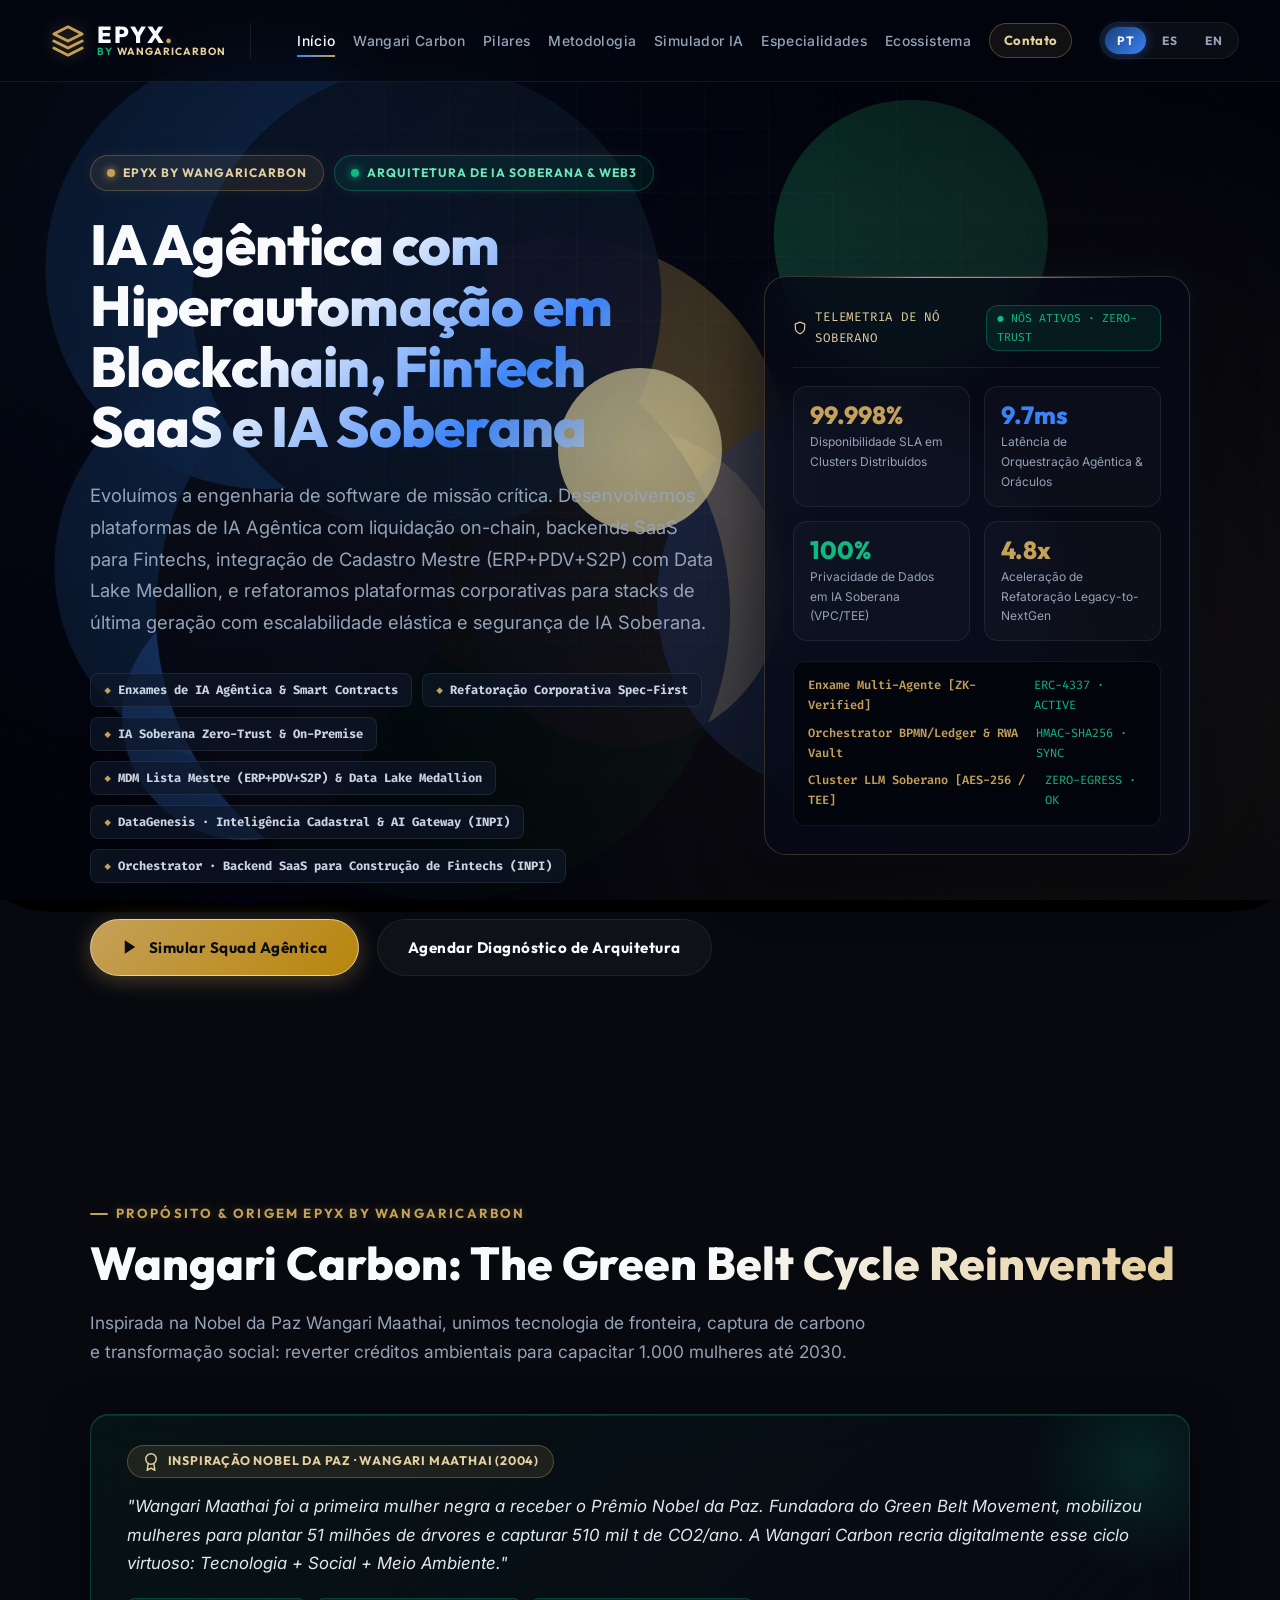
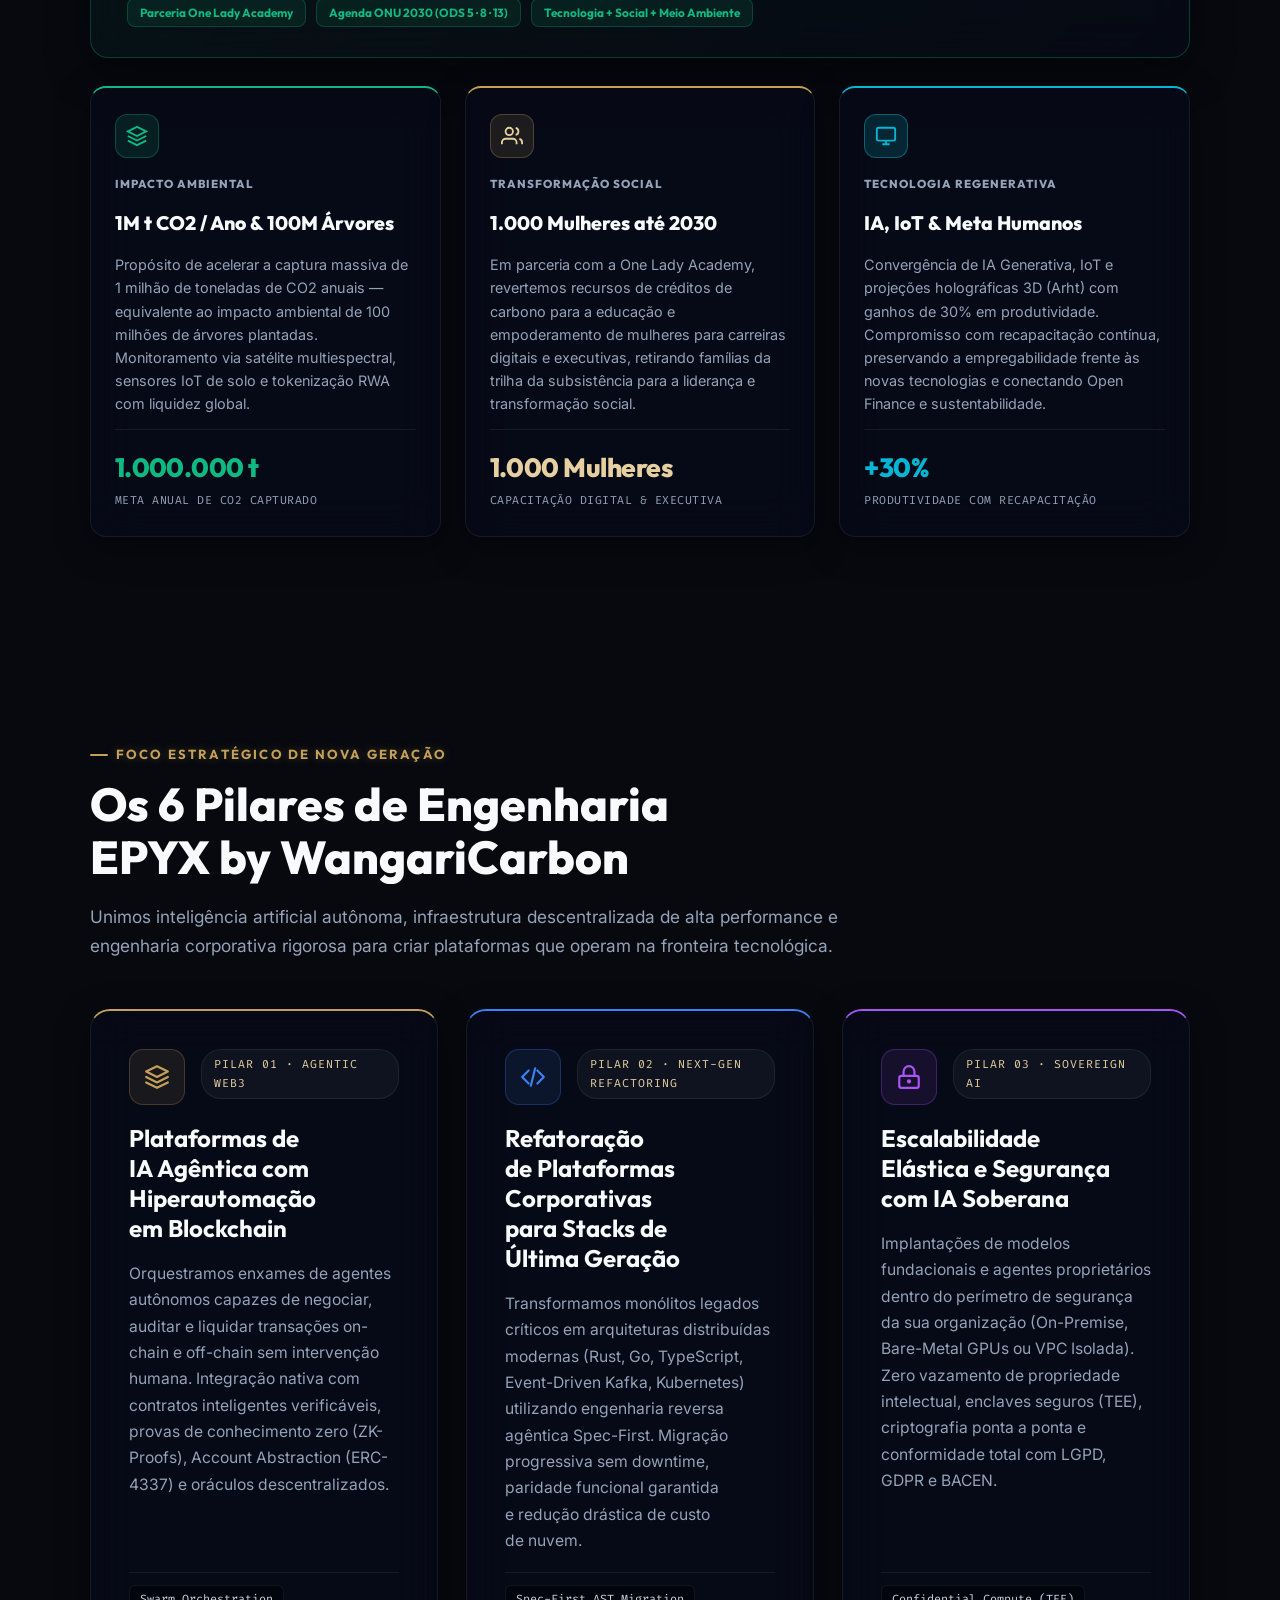
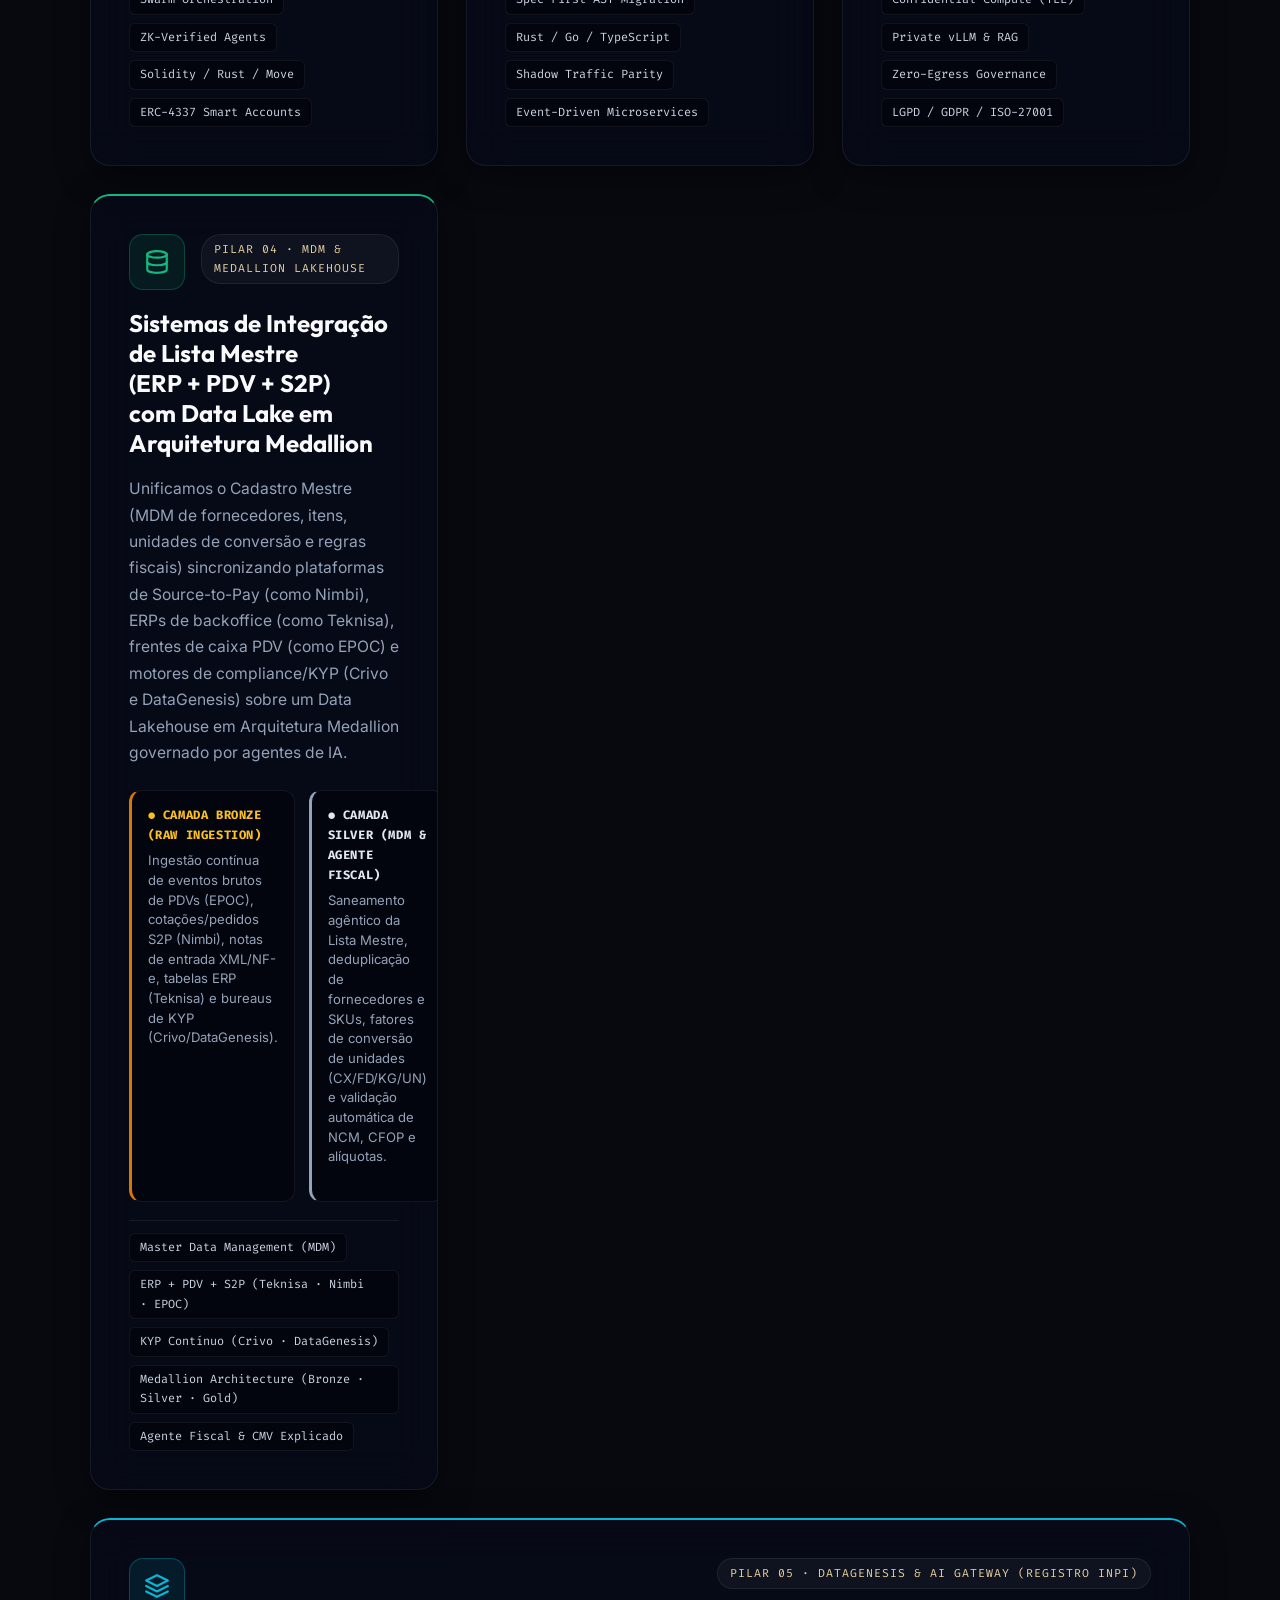
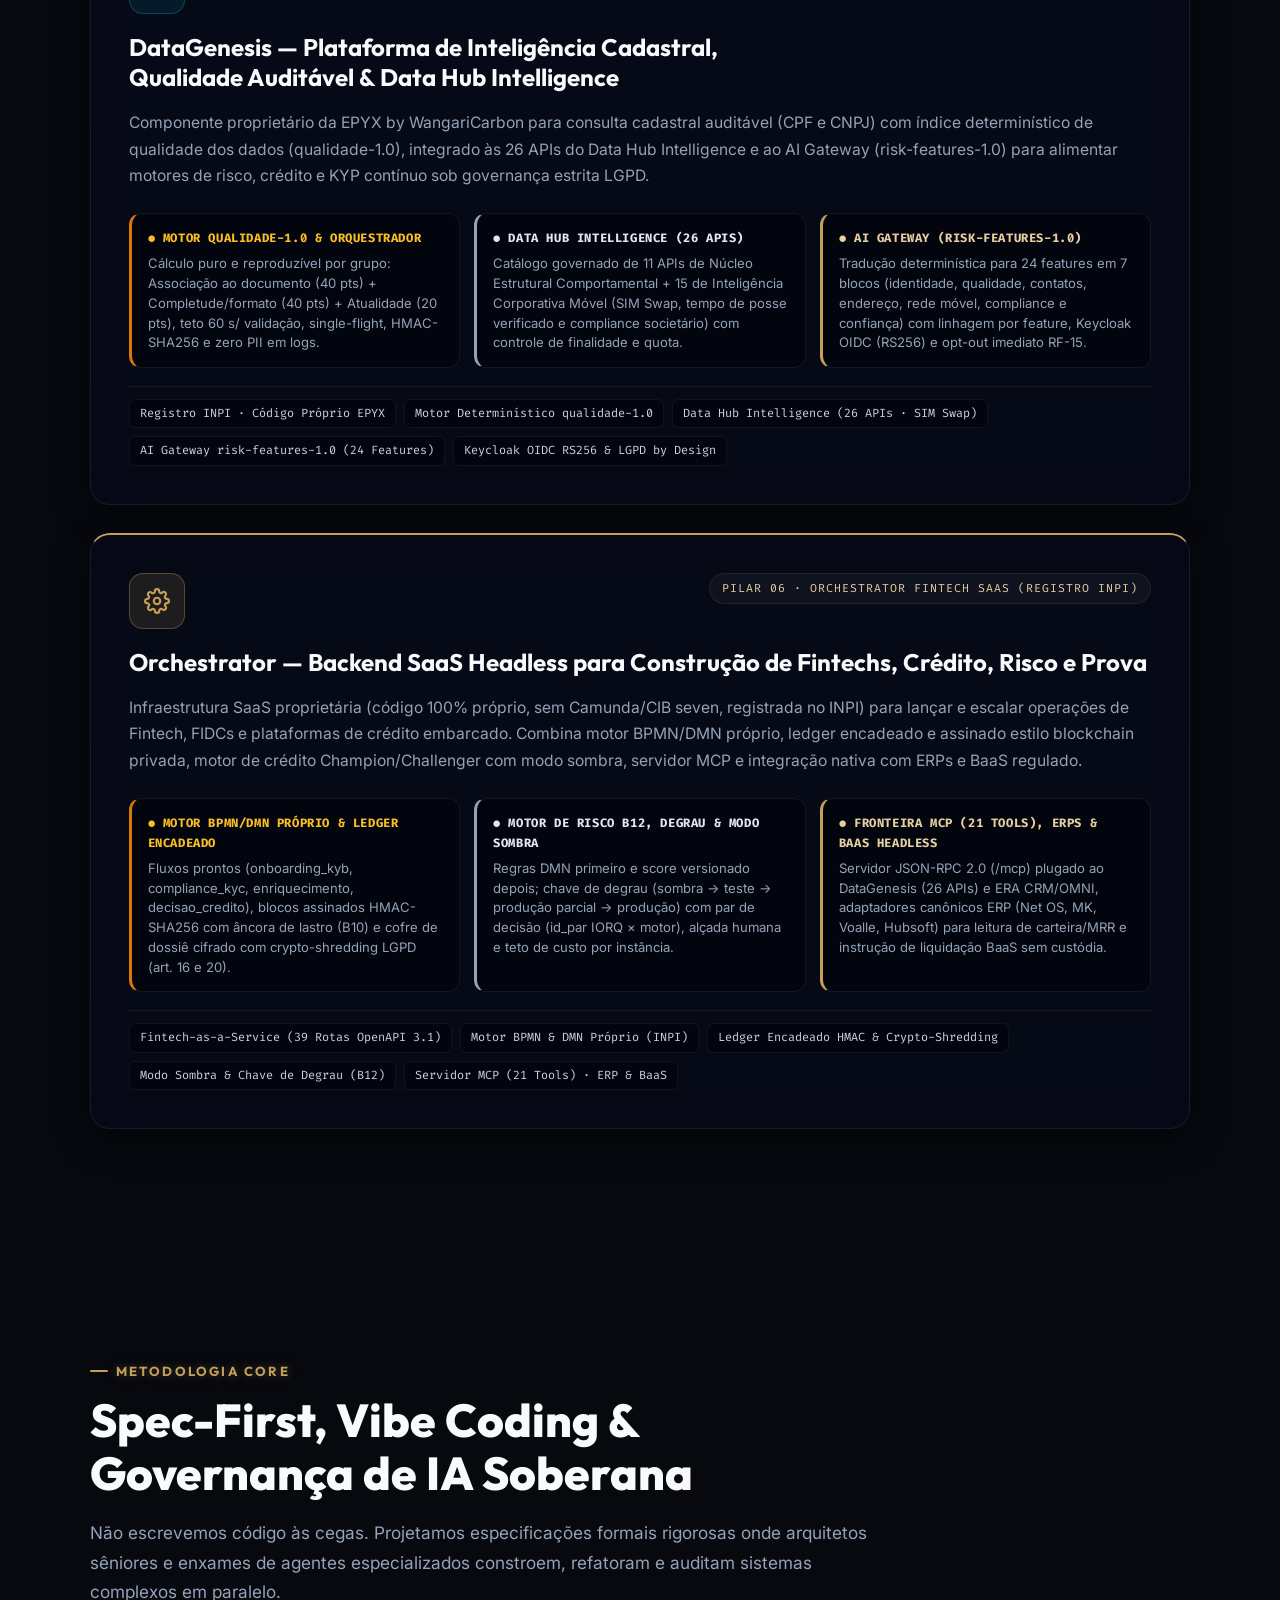
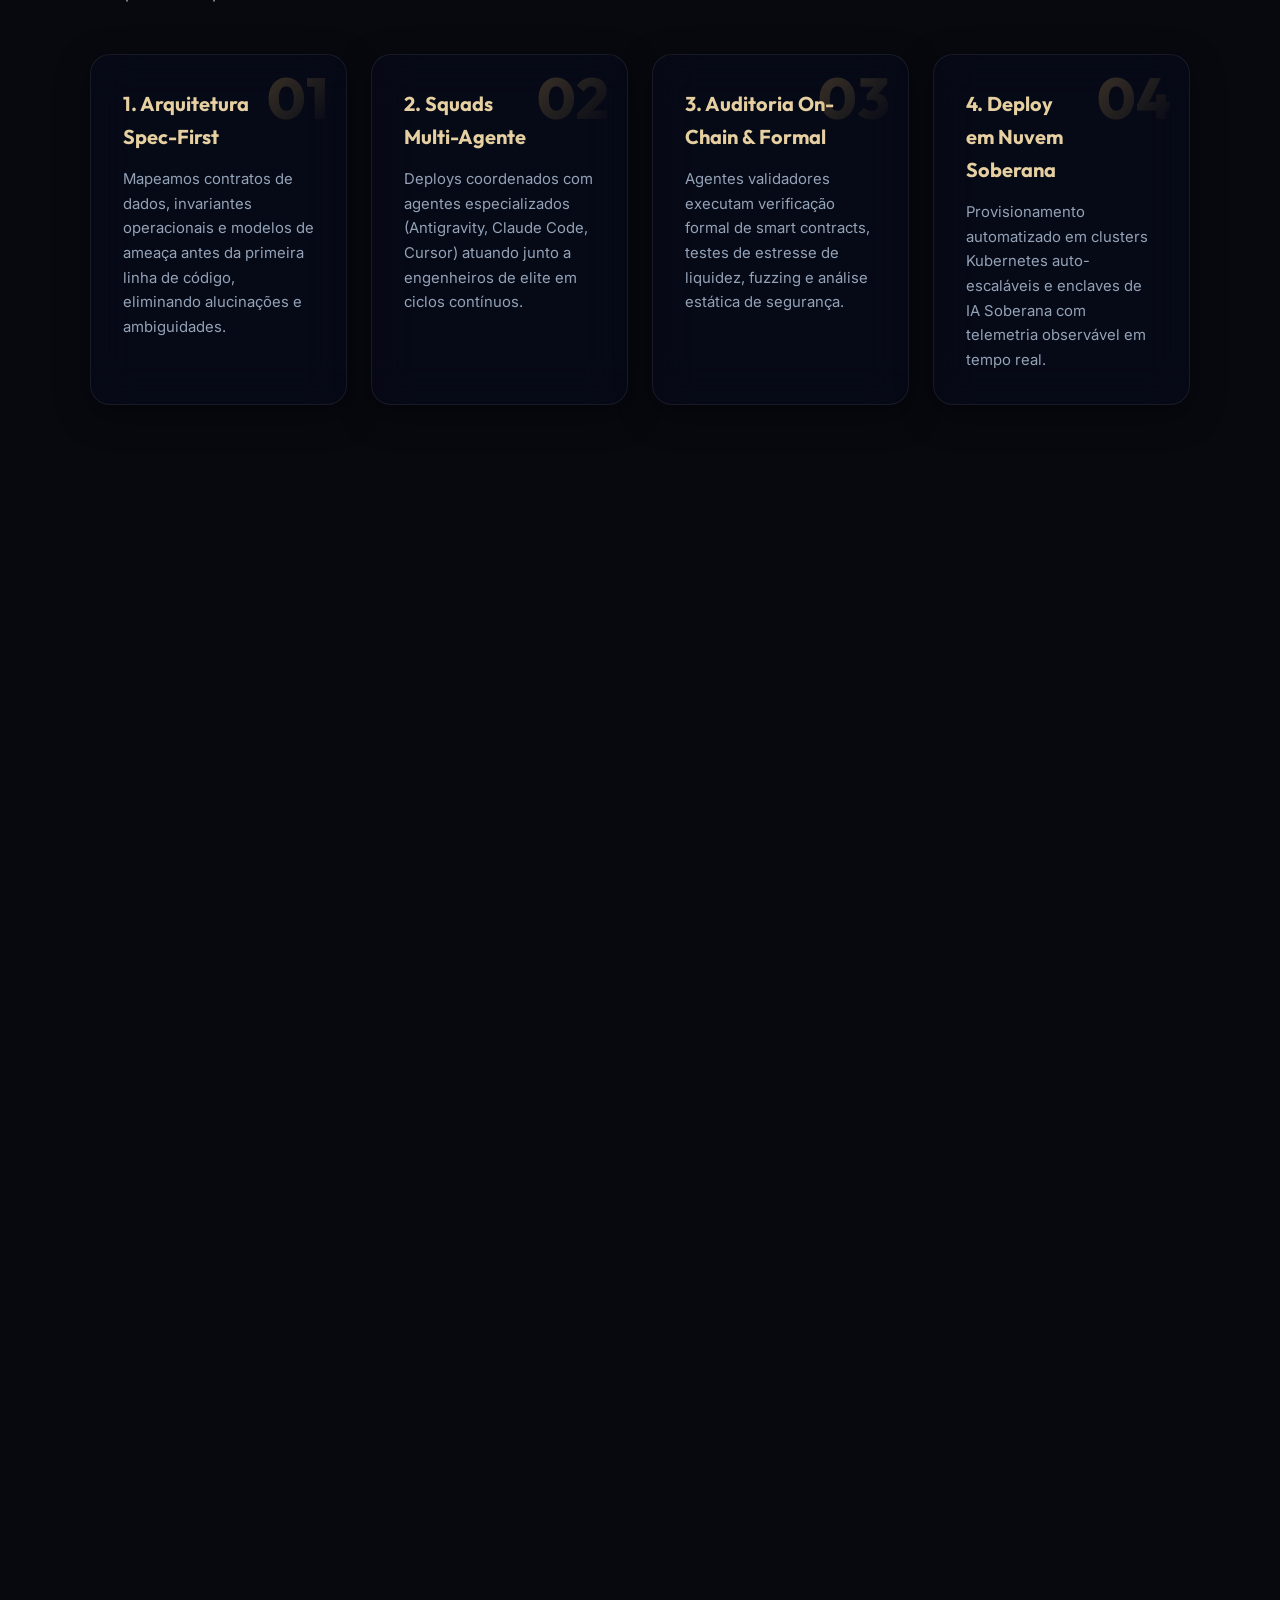
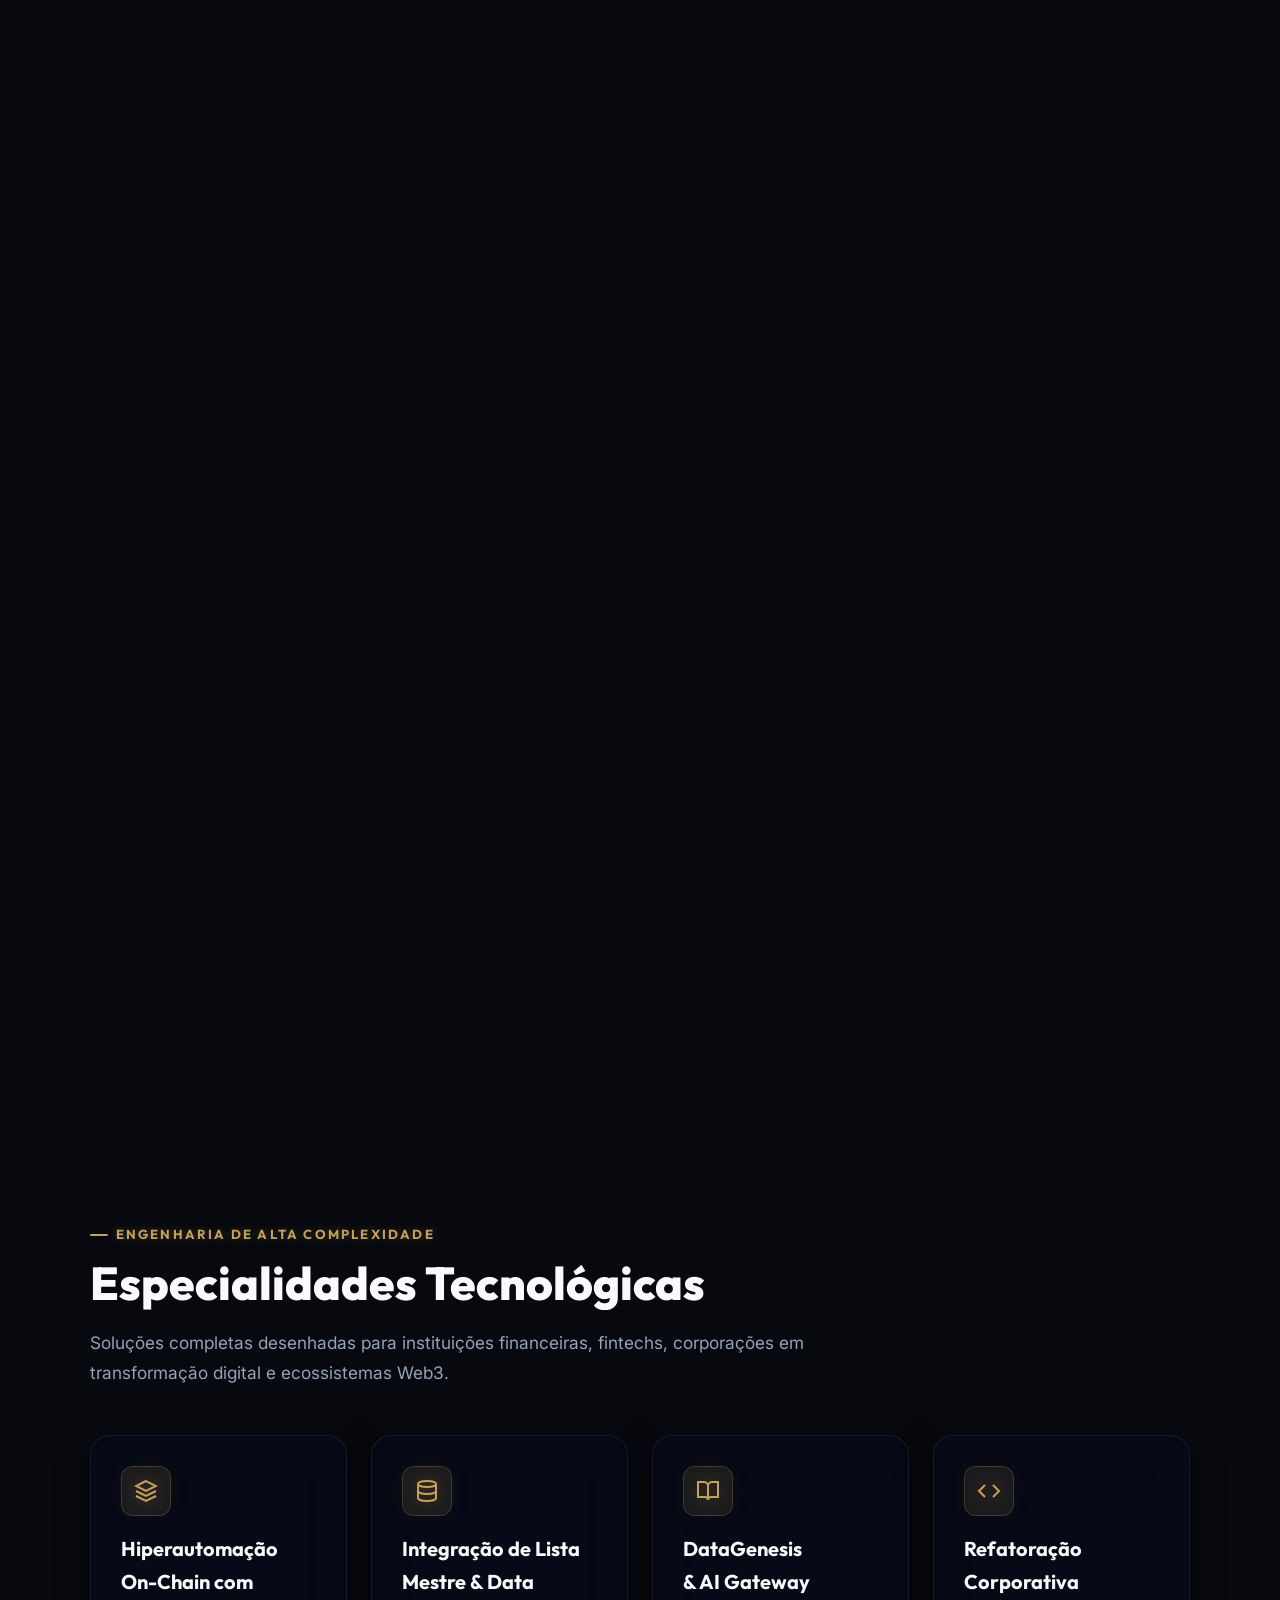
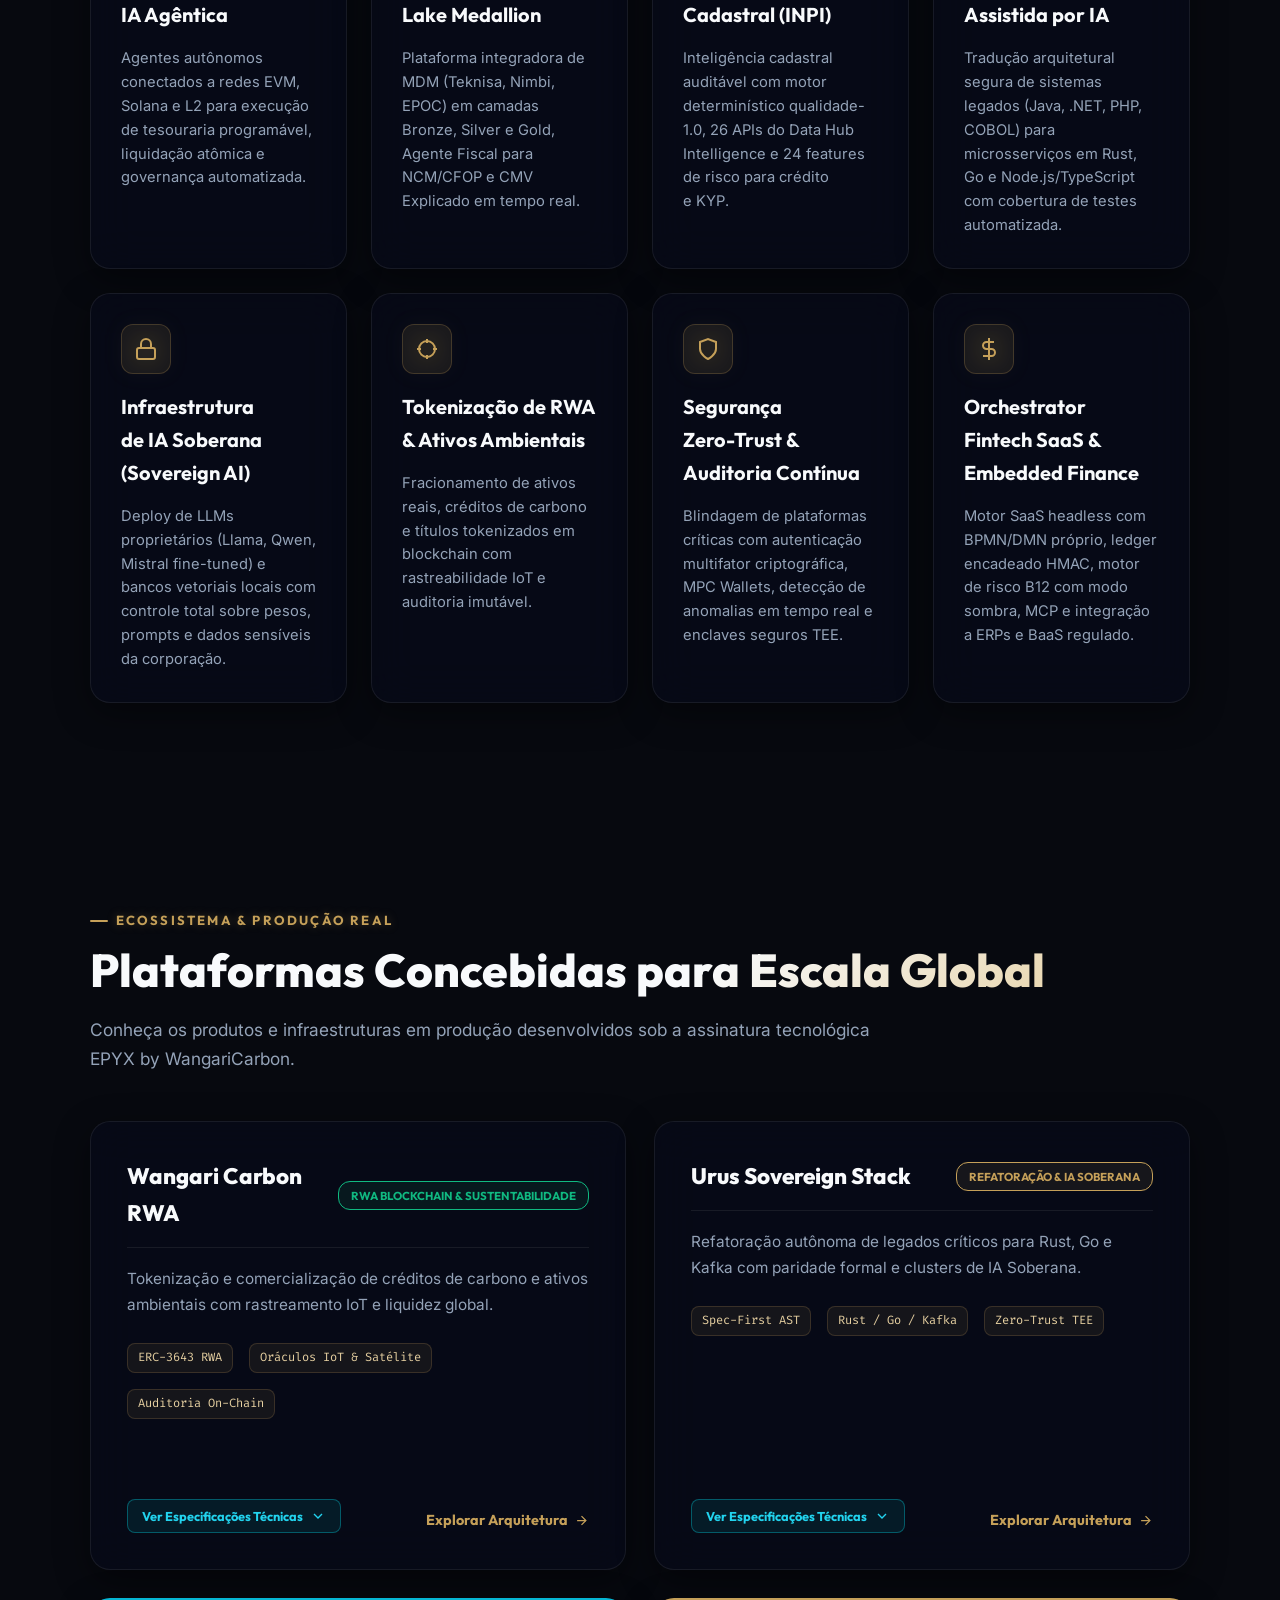
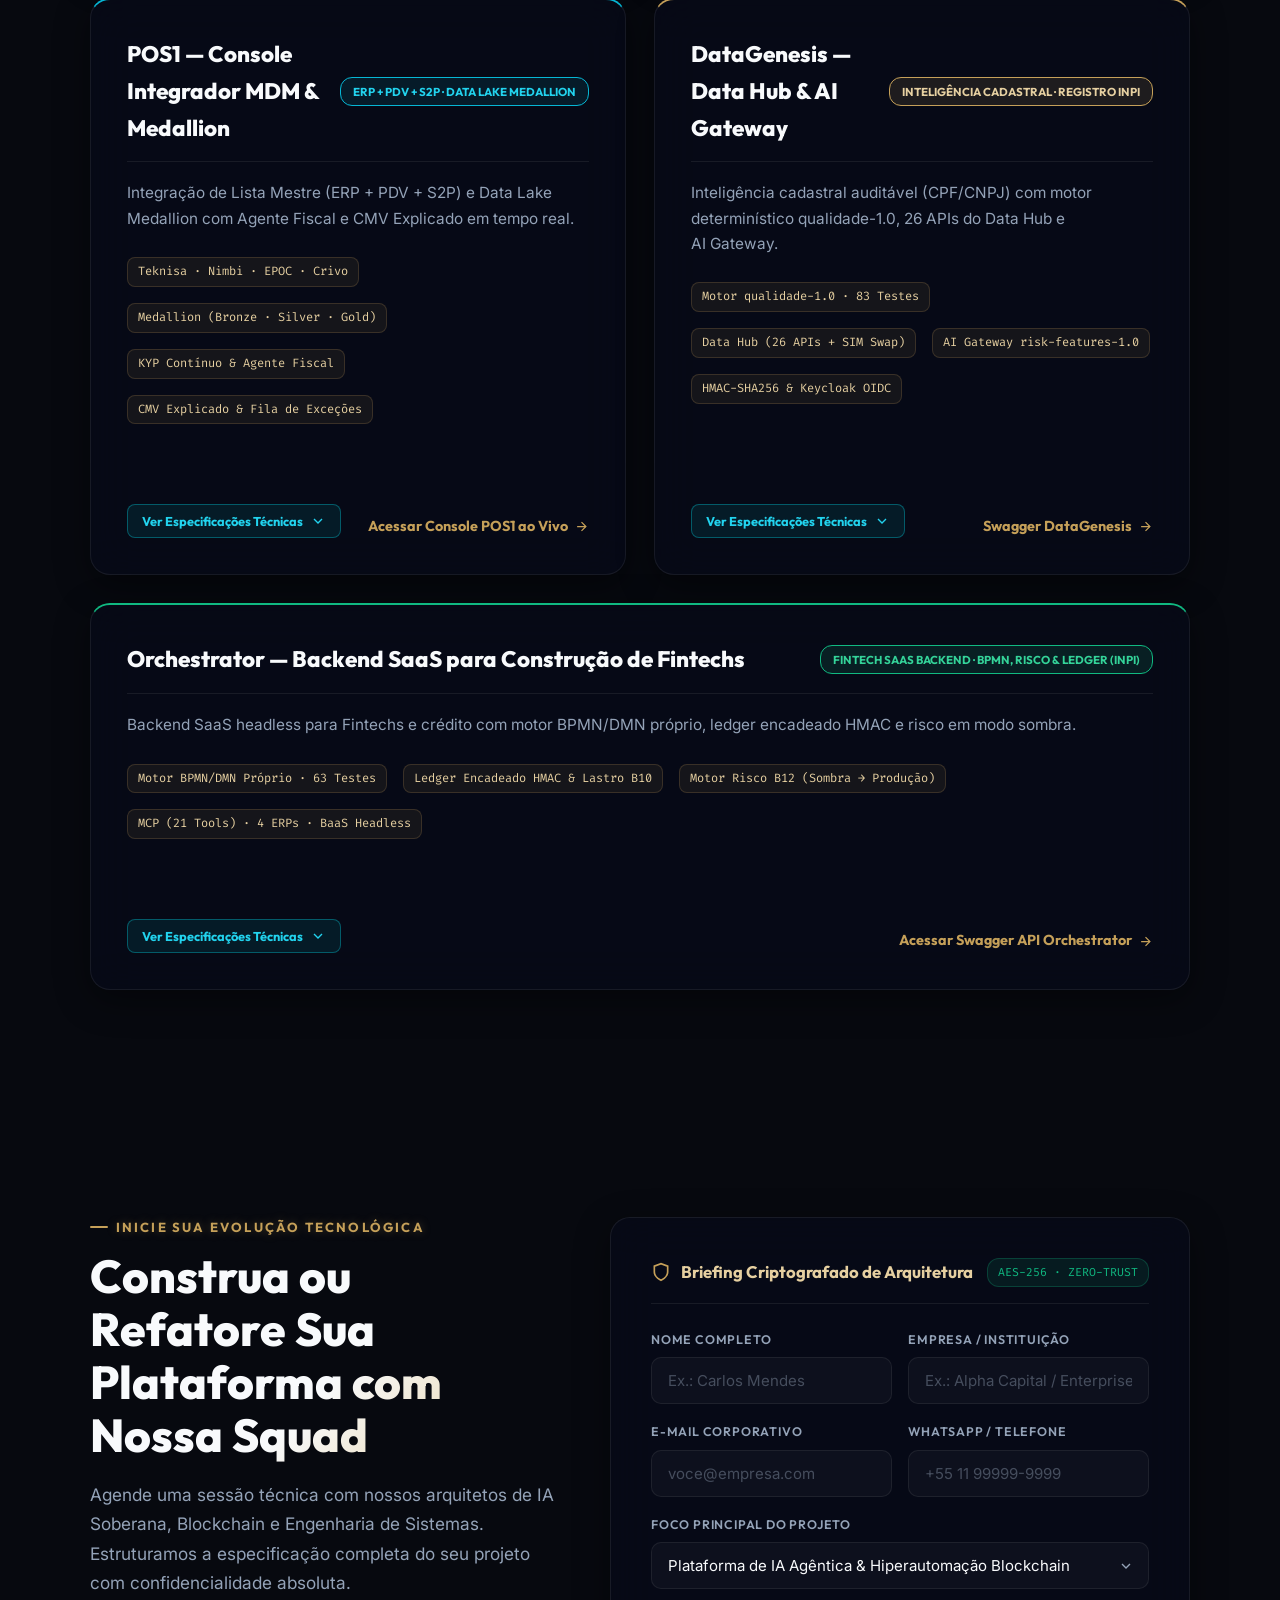
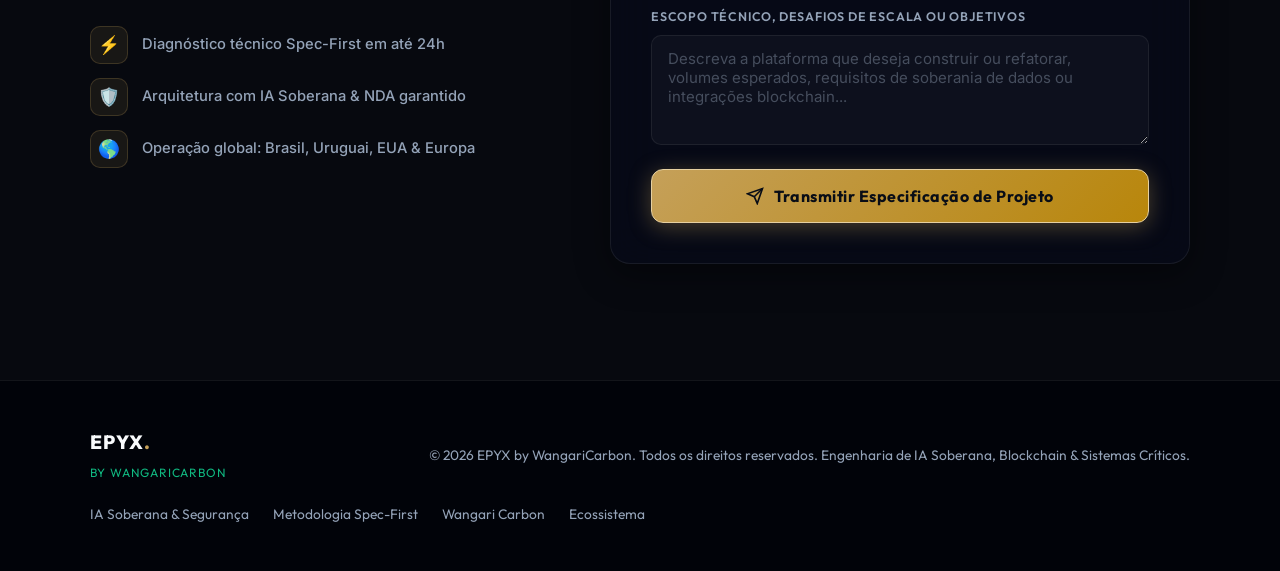
<file: index.html>
<!DOCTYPE html>
<html lang="pt-BR" translate="no">
<head>
  <meta charset="UTF-8">
  <meta name="viewport" content="width=device-width, initial-scale=1.0">
  <title>EPYX by WangariCarbon — IA Agêntica, Blockchain, Fintech SaaS, MDM &amp; IA Soberana</title>

  <!-- Primary Meta Tags -->
  <meta name="title" content="EPYX by WangariCarbon — IA Agêntica, Blockchain, Fintech SaaS, MDM & IA Soberana">
  <meta name="description" content="Plataformas de IA Agêntica com hiperautomação de última geração em blockchain, integração MDM e Data Lake Medallion, DataGenesis, Orchestrator Fintech SaaS, refatoração corporativa para stacks modernas e segurança com IA Soberana.">
  <meta name="google" content="notranslate">

  <!-- Stylesheet -->
  <link rel="stylesheet" href="css/styles.css">
</head>
<body>

  <!-- Liquid Metaball Screen Canvas -->
  <canvas id="liquid-canvas"></canvas>
  <div class="background-overlay"></div>
  <div class="grid-mesh-overlay"></div>

  <!-- SVG Filter for the Liquid Screen (Metaball) effect -->
  <svg style="position: absolute; width: 0; height: 0; overflow: hidden;" width="0" height="0" aria-hidden="true">
    <defs>
      <filter id="liquid-filter">
        <feGaussianBlur in="SourceGraphic" stdDeviation="25" result="blur" />
        <feColorMatrix in="blur" mode="matrix" values="1 0 0 0 0  0 1 0 0 0  0 0 1 0 0  0 0 0 65 -20" result="goo" />
        <feBlend in="SourceGraphic" in2="goo" />
      </filter>
    </defs>
  </svg>

  <!-- Navbar -->
  <header class="navbar">
    <a href="#home" class="logo-group">
      <svg class="logo-icon" viewBox="0 0 24 24" fill="none" stroke-width="2" stroke-linecap="round" stroke-linejoin="round">
        <polygon points="12 2 2 7 12 12 22 7 12 2" />
        <polyline points="2 17 12 22 22 17" />
        <polyline points="2 12 12 17 22 12" />
      </svg>
      <div class="logo-text-wrap">
        <div class="logo-main">EPYX<span>.</span></div>
        <div class="logo-sub">by <strong>WangariCarbon</strong></div>
      </div>
    </a>

    <nav class="navbar-nav" aria-label="Primary Navigation">
      <ul class="nav-menu">
        <li><a href="#home" class="nav-link active" data-i18n="nav.home">Início</a></li>
        <li><a href="#wangari" class="nav-link" data-i18n="nav.wangari">Wangari Carbon</a></li>
        <li><a href="#pillars" class="nav-link" data-i18n="nav.pillars">Pilares</a></li>
        <li><a href="#methodology" class="nav-link" data-i18n="nav.methodology">Metodologia</a></li>
        <li><a href="#simulator" class="nav-link" data-i18n="nav.simulator">Simulador IA</a></li>
        <li><a href="#services" class="nav-link" data-i18n="nav.services">Especialidades</a></li>
        <li><a href="#cases" class="nav-link" data-i18n="nav.cases">Ecossistema</a></li>
        <li><a href="#contact" class="nav-link nav-pill-cta" data-i18n="nav.contact">Contato</a></li>
      </ul>
    </nav>

    <div class="nav-actions">
      <div class="lang-selector" role="group" aria-label="Seleção de idioma">
        <button class="lang-btn active" data-lang="pt" title="Português (Brasil)">PT</button>
        <button class="lang-btn" data-lang="es" title="Español">ES</button>
        <button class="lang-btn" data-lang="en" title="English">EN</button>
      </div>
      <button id="mobile-menu-toggle" class="mobile-menu-btn" aria-label="Menu">
        <svg width="20" height="20" viewBox="0 0 24 24" fill="none" stroke="currentColor" stroke-width="2">
          <line x1="3" y1="6" x2="21" y2="6" />
          <line x1="3" y1="12" x2="21" y2="12" />
          <line x1="3" y1="18" x2="21" y2="18" />
        </svg>
      </button>
    </div>
  </header>

  <main>
    <!-- Hero Section -->
    <section id="home">
      <div class="hero-grid fade-in-section">
        <div class="hero-content">
          <div class="hero-badges-row">
            <div class="hero-badge">
              <span class="hero-badge-dot"></span>
              <span class="hero-badge-text" data-i18n="hero.badge1">EPYX by WangariCarbon</span>
            </div>
            <div class="hero-badge sovereign">
              <span class="hero-badge-dot"></span>
              <span class="hero-badge-text" data-i18n="hero.badge2">Arquitetura de IA Soberana &amp; Web3</span>
            </div>
          </div>

          <h1 class="hero-title" data-i18n="hero.title">IA Agêntica com Hiperautomação em Blockchain, Refatoração Next-Gen e IA Soberana</h1>
          <p class="hero-desc" data-i18n="hero.desc">Evoluímos a engenharia de software de missão crítica. Desenvolvemos plataformas de IA Agêntica com liquidação on-chain, integração de Lista Mestre (ERP+PDV+S2P) em Data Lake Medallion, inteligência cadastral auditável (DataGenesis), backends SaaS para construção de Fintechs (Orchestrator) e refatoramos plataformas corporativas com escalabilidade elástica e segurança de IA Soberana.</p>

          <div class="hero-focus-pills">
            <div class="focus-pill"><span>◆</span> <strong data-i18n="hero.pill1">Enxames de IA Agêntica &amp; Smart Contracts</strong></div>
            <div class="focus-pill"><span>◆</span> <strong data-i18n="hero.pill2">Refatoração Corporativa Spec-First</strong></div>
            <div class="focus-pill"><span>◆</span> <strong data-i18n="hero.pill3">IA Soberana Zero-Trust &amp; On-Premise</strong></div>
            <div class="focus-pill"><span>◆</span> <strong data-i18n="hero.pill4">MDM Lista Mestre (ERP+PDV+S2P) &amp; Data Lake Medallion</strong></div>
            <div class="focus-pill"><span>◆</span> <strong data-i18n="hero.pill5">DataGenesis · Inteligência Cadastral &amp; AI Gateway (INPI)</strong></div>
            <div class="focus-pill"><span>◆</span> <strong data-i18n="hero.pill6">Orchestrator · Backend SaaS para Construção de Fintechs (INPI)</strong></div>
          </div>

          <div class="btn-container">
            <a href="#simulator" class="btn btn-primary">
              <svg width="18" height="18" viewBox="0 0 24 24" fill="currentColor">
                <polygon points="5 3 19 12 5 21 5 3" />
              </svg>
              <span data-i18n="hero.cta.simulate">Simular Squad Agêntica</span>
            </a>
            <a href="#contact" class="btn btn-secondary" data-i18n="hero.cta.contact">Agendar Diagnóstico de Arquitetura</a>
          </div>
        </div>

        <!-- Right Executive Telemetry Console -->
        <aside class="hero-telemetry-card" aria-label="Sovereign Architecture Telemetry">
          <div class="telemetry-header">
            <span class="telemetry-title">
              <svg width="16" height="16" viewBox="0 0 24 24" fill="none" stroke="currentColor" stroke-width="2">
                <path d="M12 22s8-4 8-10V5l-8-3-8 3v7c0 6 8 10 8 10z"/>
              </svg>
              <span data-i18n="telemetry.title">Telemetria de Nó Soberano</span>
            </span>
            <span class="telemetry-status" data-i18n="telemetry.status">● NÓS ATIVOS · ZERO-TRUST</span>
          </div>

          <div class="telemetry-metrics-grid">
            <div class="telemetry-metric-box">
              <div class="metric-val gold" data-i18n="telemetry.m1.val">99.998%</div>
              <div class="metric-lbl" data-i18n="telemetry.m1.lbl">Disponibilidade SLA em Clusters Distribuídos</div>
            </div>
            <div class="telemetry-metric-box">
              <div class="metric-val blue" id="live-latency-val" data-i18n="telemetry.m2.val">&lt; 12ms</div>
              <div class="metric-lbl" data-i18n="telemetry.m2.lbl">Latência de Orquestração Agêntica &amp; Oráculos</div>
            </div>
            <div class="telemetry-metric-box">
              <div class="metric-val emerald" data-i18n="telemetry.m3.val">100%</div>
              <div class="metric-lbl" data-i18n="telemetry.m3.lbl">Privacidade de Dados em IA Soberana (VPC/TEE)</div>
            </div>
            <div class="telemetry-metric-box">
              <div class="metric-val gold" data-i18n="telemetry.m4.val">4.8x</div>
              <div class="metric-lbl" data-i18n="telemetry.m4.lbl">Aceleração de Refatoração Legacy-to-NextGen</div>
            </div>
          </div>

          <div class="telemetry-live-stream">
            <div class="stream-row">
              <span class="stream-tag" data-i18n="telemetry.stream1">Enxame Multi-Agente [ZK-Verified]</span>
              <span class="stream-val">ERC-4337 · ACTIVE</span>
            </div>
            <div class="stream-row">
              <span class="stream-tag" data-i18n="telemetry.stream2">Orchestrator BPMN/Ledger &amp; RWA Vault</span>
              <span class="stream-val">HMAC-SHA256 · SYNC</span>
            </div>
            <div class="stream-row">
              <span class="stream-tag" data-i18n="telemetry.stream3">Cluster LLM Soberano [AES-256 / TEE]</span>
              <span class="stream-val">ZERO-EGRESS · OK</span>
            </div>
          </div>
        </aside>
      </div>
    </section>

    <!-- Wangari Carbon Foundation Section -->
    <section id="wangari" class="wangari-section fade-in-section">
      <div class="section-header">
        <span class="section-tag" data-i18n="wangari.subtitle">Propósito &amp; Origem EPYX by WangariCarbon</span>
        <h2 class="section-title" data-i18n="wangari.title">Wangari Carbon: The Green Belt Cycle Reinvented</h2>
        <p class="section-desc" data-i18n="wangari.desc">Inspirada na Nobel da Paz Wangari Maathai, unimos tecnologia de fronteira, captura de carbono e transformação social: reverter créditos ambientais para capacitar 1.000 mulheres até 2030.</p>
      </div>

      <!-- Narrative Banner / Quote -->
      <div class="glass-card wangari-hero-card">
        <div class="wangari-quote-content">
          <div class="wangari-nobel-badge">
            <svg width="18" height="18" viewBox="0 0 24 24" fill="none" stroke="currentColor" stroke-width="2">
              <circle cx="12" cy="8" r="7"></circle>
              <polyline points="8.21 13.89 7 23 12 20 17 23 15.79 13.88"></polyline>
            </svg>
            <span data-i18n="wangari.badge">Inspiração Nobel da Paz · Wangari Maathai (2004)</span>
          </div>
          <blockquote class="wangari-quote-text" data-i18n="wangari.quote">
            "Wangari Maathai foi a primeira mulher negra a receber o Prêmio Nobel da Paz. Fundadora do Green Belt Movement, mobilizou mulheres para plantar 51 milhões de árvores e capturar 510 mil t de CO2/ano. A Wangari Carbon recria digitalmente esse ciclo virtuoso: Tecnologia + Social + Meio Ambiente."
          </blockquote>
          <div class="wangari-meta-row">
            <span class="wangari-meta-pill" data-i18n="wangari.meta1">Parceria One Lady Academy</span>
            <span class="wangari-meta-pill" data-i18n="wangari.meta2">Agenda ONU 2030 (ODS 5 · 8 · 13)</span>
            <span class="wangari-meta-pill" data-i18n="wangari.meta3">Tecnologia + Social + Meio Ambiente</span>
          </div>
        </div>
      </div>

      <!-- 3 Pillars of Wangari Carbon: Environment, Social, Technology -->
      <div class="wangari-pillars-grid">
        <!-- Card 1: Meio Ambiente -->
        <div class="glass-card wangari-card environment">
          <div class="wangari-card-icon">
            <svg viewBox="0 0 24 24" fill="none" stroke="currentColor" stroke-width="2">
              <path d="M12 2L2 7l10 5 10-5-10-5z"></path>
              <path d="M2 17l10 5 10-5"></path>
              <path d="M2 12l10 5 10-5"></path>
            </svg>
          </div>
          <span class="wangari-card-badge" data-i18n="wangari.card1.badge">IMPACTO AMBIENTAL</span>
          <h3 data-i18n="wangari.card1.title">1M t CO2 / Ano &amp; 100M Árvores</h3>
          <p data-i18n="wangari.card1.desc">Propósito de acelerar a captura massiva de 1 milhão de toneladas de CO2 anuais — equivalente ao impacto ambiental de 100 milhões de árvores plantadas. Monitoramento via satélite multiespectral, sensores IoT de solo e tokenização RWA com liquidez global.</p>
          <div class="wangari-card-stat">
            <span class="stat-number">1.000.000 t</span>
            <span class="stat-label" data-i18n="wangari.card1.stat">Meta anual de CO2 capturado</span>
          </div>
        </div>

        <!-- Card 2: Transformação Social -->
        <div class="glass-card wangari-card social">
          <div class="wangari-card-icon">
            <svg viewBox="0 0 24 24" fill="none" stroke="currentColor" stroke-width="2">
              <path d="M17 21v-2a4 4 0 0 0-4-4H5a4 4 0 0 0-4 4v2"></path>
              <circle cx="9" cy="7" r="4"></circle>
              <path d="M23 21v-2a4 4 0 0 0-3-3.87"></path>
              <path d="M16 3.13a4 4 0 0 1 0 7.75"></path>
            </svg>
          </div>
          <span class="wangari-card-badge" data-i18n="wangari.card2.badge">TRANSFORMAÇÃO SOCIAL</span>
          <h3 data-i18n="wangari.card2.title">1.000 Mulheres até 2030</h3>
          <p data-i18n="wangari.card2.desc">Em parceria com a One Lady Academy, revertemos recursos de créditos de carbono para a educação e empoderamento de mulheres para carreiras digitais e executivas, retirando famílias da trilha da subsistência para a liderança e transformação social.</p>
          <div class="wangari-card-stat">
            <span class="stat-number">1.000 Mulheres</span>
            <span class="stat-label" data-i18n="wangari.card2.stat">Capacitação digital &amp; executiva</span>
          </div>
        </div>

        <!-- Card 3: Tecnologia Regenerativa -->
        <div class="glass-card wangari-card tech">
          <div class="wangari-card-icon">
            <svg viewBox="0 0 24 24" fill="none" stroke="currentColor" stroke-width="2">
              <rect x="2" y="3" width="20" height="14" rx="2" ry="2"></rect>
              <line x1="8" y1="21" x2="16" y2="21"></line>
              <line x1="12" y1="17" x2="12" y2="21"></line>
            </svg>
          </div>
          <span class="wangari-card-badge" data-i18n="wangari.card3.badge">TECNOLOGIA REGENERATIVA</span>
          <h3 data-i18n="wangari.card3.title">IA, IoT &amp; Meta Humanos</h3>
          <p data-i18n="wangari.card3.desc">Convergência de IA Generativa, IoT e projeções holográficas 3D (Arht) com ganhos de 30% em produtividade. Compromisso com recapacitação contínua, preservando a empregabilidade frente às novas tecnologias e conectando Open Finance e sustentabilidade.</p>
          <div class="wangari-card-stat">
            <span class="stat-number">+30%</span>
            <span class="stat-label" data-i18n="wangari.card3.stat">Produtividade com recapacitação</span>
          </div>
        </div>
      </div>
    </section>

    <!-- 6 Strategic Pillars Section -->
    <section id="pillars" class="fade-in-section">
      <div class="section-header">
        <span class="section-tag" data-i18n="pillars.subtitle">Foco Estratégico de Nova Geração</span>
        <h2 class="section-title" data-i18n="pillars.title">Os 6 Pilares de Engenharia EPYX by WangariCarbon</h2>
        <p class="section-desc" data-i18n="pillars.desc">Unimos inteligência artificial autônoma, infraestrutura descentralizada de alta performance e engenharia corporativa rigorosa para criar plataformas que operam na fronteira tecnológica.</p>
      </div>

      <div class="pillars-grid">
        <!-- Pillar 1 -->
        <article class="glass-card pillar-card pillar-1">
          <div class="pillar-top">
            <div class="pillar-icon-wrap">
              <svg viewBox="0 0 24 24" fill="none" stroke="currentColor" stroke-width="2" stroke-linecap="round" stroke-linejoin="round">
                <polygon points="12 2 2 7 12 12 22 7 12 2"/>
                <polyline points="2 17 12 22 22 17"/>
                <polyline points="2 12 12 17 22 12"/>
              </svg>
            </div>
            <span class="pillar-badge" data-i18n="pillars.p1.badge">PILAR 01 · AGENTIC WEB3</span>
          </div>
          <h3 data-i18n="pillars.p1.title">Plataformas de IA Agêntica com Hiperautomação em Blockchain</h3>
          <p data-i18n="pillars.p1.desc">Orquestramos enxames de agentes autônomos capazes de negociar, auditar e liquidar transações on-chain e off-chain sem intervenção humana. Integração nativa com contratos inteligentes verificáveis, provas de conhecimento zero (ZK-Proofs), Account Abstraction (ERC-4337) e oráculos descentralizados.</p>
          <ul class="pillar-specs">
            <li>Swarm Orchestration</li>
            <li>ZK-Verified Agents</li>
            <li>Solidity / Rust / Move</li>
            <li>ERC-4337 Smart Accounts</li>
          </ul>
        </article>

        <!-- Pillar 2 (Refactoring) -->
        <article class="glass-card pillar-card pillar-2">
          <div class="pillar-top">
            <div class="pillar-icon-wrap">
              <svg viewBox="0 0 24 24" fill="none" stroke="currentColor" stroke-width="2" stroke-linecap="round" stroke-linejoin="round">
                <polyline points="16 18 22 12 16 6"/>
                <polyline points="8 6 2 12 8 18"/>
                <line x1="14" y1="4" x2="10" y2="20"/>
              </svg>
            </div>
            <span class="pillar-badge" data-i18n="pillars.p2.badge">PILAR 02 · NEXT-GEN REFACTORING</span>
          </div>
          <h3 data-i18n="pillars.p2.title">Refatoração de Plataformas Corporativas para Stacks de Última Geração</h3>
          <p data-i18n="pillars.p2.desc">Transformamos monólitos legados críticos em arquiteturas distribuídas modernas (Rust, Go, TypeScript, Event-Driven Kafka, Kubernetes) utilizando engenharia reversa agêntica Spec-First. Migração progressiva sem downtime, paridade funcional garantida e redução drástica de custo de nuvem.</p>
          <ul class="pillar-specs">
            <li>Spec-First AST Migration</li>
            <li>Rust / Go / TypeScript</li>
            <li>Shadow Traffic Parity</li>
            <li>Event-Driven Microservices</li>
          </ul>
        </article>

        <!-- Pillar 3 (Sovereign AI) -->
        <article class="glass-card pillar-card pillar-3">
          <div class="pillar-top">
            <div class="pillar-icon-wrap">
              <svg viewBox="0 0 24 24" fill="none" stroke="currentColor" stroke-width="2" stroke-linecap="round" stroke-linejoin="round">
                <rect x="3" y="11" width="18" height="11" rx="2" ry="2"/>
                <path d="M7 11V7a5 5 0 0 1 10 0v4"/>
                <circle cx="12" cy="16" r="1"/>
              </svg>
            </div>
            <span class="pillar-badge" data-i18n="pillars.p3.badge">PILAR 03 · SOVEREIGN AI</span>
          </div>
          <h3 data-i18n="pillars.p3.title">Escalabilidade Elástica e Segurança com IA Soberana</h3>
          <p data-i18n="pillars.p3.desc">Implantações de modelos fundacionais e agentes proprietários dentro do perímetro de segurança da sua organização (On-Premise, Bare-Metal GPUs ou VPC Isolada). Zero vazamento de propriedade intelectual, enclaves seguros (TEE), criptografia ponta a ponta e conformidade total com LGPD, GDPR e BACEN.</p>
          <ul class="pillar-specs">
            <li>Confidential Compute (TEE)</li>
            <li>Private vLLM &amp; RAG</li>
            <li>Zero-Egress Governance</li>
            <li>LGPD / GDPR / ISO-27001</li>
          </ul>
        </article>

        <!-- Pillar 4: MDM ERP+PDV+S2P & Medallion Data Lake (POS1 Ref) -->
        <article class="glass-card pillar-card pillar-4">
          <div class="pillar-top">
            <div class="pillar-icon-wrap">
              <svg viewBox="0 0 24 24" fill="none" stroke="currentColor" stroke-width="2" stroke-linecap="round" stroke-linejoin="round">
                <ellipse cx="12" cy="5" rx="9" ry="3"/>
                <path d="M21 12c0 1.66-4 3-9 3s-9-1.34-9-3"/>
                <path d="M3 5v14c0 1.66 4 3 9 3s9-1.34 9-3V5"/>
              </svg>
            </div>
            <span class="pillar-badge" data-i18n="pillars.p4.badge">PILAR 04 · MDM &amp; MEDALLION LAKEHOUSE</span>
          </div>
          <h3 data-i18n="pillars.p4.title">Sistemas de Integração de Lista Mestre (ERP + PDV + S2P) com Data Lake em Arquitetura Medallion</h3>
          <p data-i18n="pillars.p4.desc">Unificamos o Cadastro Mestre (MDM de fornecedores, itens, unidades de conversão e regras fiscais) sincronizando plataformas de Source-to-Pay (como Nimbi), ERPs de backoffice (como Teknisa), frentes de caixa PDV (como EPOC) e motores de compliance/KYP (Crivo e DataGenesis) sobre um Data Lakehouse em Arquitetura Medallion governado por agentes de IA.</p>

          <div class="medallion-tiers">
            <div class="medallion-tier bronze">
              <span class="medallion-tier-title" data-i18n="pillars.p4.bronze.title">● Camada Bronze (Raw Ingestion)</span>
              <span class="medallion-tier-desc" data-i18n="pillars.p4.bronze.desc">Ingestão contínua de eventos brutos de PDVs (EPOC), cotações/pedidos S2P (Nimbi), notas de entrada XML/NF-e, tabelas ERP (Teknisa) e bureaus de KYP (Crivo/DataGenesis).</span>
            </div>
            <div class="medallion-tier silver">
              <span class="medallion-tier-title" data-i18n="pillars.p4.silver.title">● Camada Silver (MDM &amp; Agente Fiscal)</span>
              <span class="medallion-tier-desc" data-i18n="pillars.p4.silver.desc">Saneamento agêntico da Lista Mestre, deduplicação de fornecedores e SKUs, fatores de conversão de unidades (CX/FD/KG/UN) e validação automática de NCM, CFOP e alíquotas.</span>
            </div>
            <div class="medallion-tier gold">
              <span class="medallion-tier-title" data-i18n="pillars.p4.gold.title">● Camada Gold (CMV Explicado &amp; KYP)</span>
              <span class="medallion-tier-desc" data-i18n="pillars.p4.gold.desc">Visão executiva auditável de CMV Explicado ponta a ponta, monitoramento contínuo de risco de parceiros (KYP), fila inteligente de exceções com SLA e trilha de auditoria.</span>
            </div>
          </div>

          <ul class="pillar-specs">
            <li>Master Data Management (MDM)</li>
            <li>ERP + PDV + S2P (Teknisa · Nimbi · EPOC)</li>
            <li>KYP Contínuo (Crivo · DataGenesis)</li>
            <li>Medallion Architecture (Bronze · Silver · Gold)</li>
            <li>Agente Fiscal &amp; CMV Explicado</li>
          </ul>
        </article>

        <!-- Pillar 5: DataGenesis — Inteligência Cadastral, Data Hub (26 APIs) & AI Gateway -->
        <article class="glass-card pillar-card pillar-5">
          <div class="pillar-top">
            <div class="pillar-icon-wrap">
              <svg viewBox="0 0 24 24" fill="none" stroke="currentColor" stroke-width="2" stroke-linecap="round" stroke-linejoin="round">
                <path d="M12 2L2 7l10 5 10-5-10-5z"/>
                <path d="M2 17l10 5 10-5"/>
                <path d="M2 12l10 5 10-5"/>
              </svg>
            </div>
            <span class="pillar-badge" data-i18n="pillars.p5.badge">PILAR 05 · DATAGENESIS &amp; AI GATEWAY (REGISTRO INPI)</span>
          </div>
          <h3 data-i18n="pillars.p5.title">DataGenesis — Plataforma de Inteligência Cadastral, Qualidade Auditável &amp; Data Hub Intelligence</h3>
          <p data-i18n="pillars.p5.desc">Componente proprietário da EPYX by WangariCarbon para consulta cadastral auditável (CPF e CNPJ) com índice determinístico de qualidade dos dados (qualidade-1.0), integrado às 26 APIs do Data Hub Intelligence e ao AI Gateway (risk-features-1.0) para alimentar motores de risco, crédito e KYP contínuo sob governança estrita LGPD.</p>

          <div class="medallion-tiers">
            <div class="medallion-tier bronze">
              <span class="medallion-tier-title" data-i18n="pillars.p5.t1.title">● Motor qualidade-1.0 &amp; Orquestrador</span>
              <span class="medallion-tier-desc" data-i18n="pillars.p5.t1.desc">Cálculo puro e reproduzível por grupo: Associação ao documento (40 pts) + Completude/formato (40 pts) + Atualidade (20 pts), teto 60 s/ validação, single-flight, HMAC-SHA256 e zero PII em logs.</span>
            </div>
            <div class="medallion-tier silver">
              <span class="medallion-tier-title" data-i18n="pillars.p5.t2.title">● Data Hub Intelligence (26 APIs)</span>
              <span class="medallion-tier-desc" data-i18n="pillars.p5.t2.desc">Catálogo governado de 11 APIs de Núcleo Estrutural Comportamental + 15 de Inteligência Corporativa Móvel (SIM Swap, tempo de posse verificado e compliance societário) com controle de finalidade e quota.</span>
            </div>
            <div class="medallion-tier gold">
              <span class="medallion-tier-title" data-i18n="pillars.p5.t3.title">● AI Gateway (risk-features-1.0)</span>
              <span class="medallion-tier-desc" data-i18n="pillars.p5.t3.desc">Tradução determinística para 24 features em 7 blocos (identidade, qualidade, contatos, endereço, rede móvel, compliance e confiança) com linhagem por feature, Keycloak OIDC (RS256) e opt-out imediato RF-15.</span>
            </div>
          </div>

          <ul class="pillar-specs">
            <li>Registro INPI · Código Próprio EPYX</li>
            <li>Motor Determinístico qualidade-1.0</li>
            <li>Data Hub Intelligence (26 APIs · SIM Swap)</li>
            <li>AI Gateway risk-features-1.0 (24 Features)</li>
            <li>Keycloak OIDC RS256 &amp; LGPD by Design</li>
          </ul>
        </article>

        <!-- Pillar 6: Orchestrator — Backend SaaS para Construção de Fintechs -->
        <article class="glass-card pillar-card pillar-6">
          <div class="pillar-top">
            <div class="pillar-icon-wrap">
              <svg viewBox="0 0 24 24" fill="none" stroke="currentColor" stroke-width="2" stroke-linecap="round" stroke-linejoin="round">
                <circle cx="12" cy="12" r="3"/>
                <path d="M19.4 15a1.65 1.65 0 0 0 .33 1.82l.06.06a2 2 0 0 1 0 2.83 2 2 0 0 1-2.83 0l-.06-.06a1.65 1.65 0 0 0-1.82-.33 1.65 1.65 0 0 0-1 1.51V21a2 2 0 0 1-2 2 2 2 0 0 1-2-2v-.09A1.65 1.65 0 0 0 9 19.4a1.65 1.65 0 0 0-1.82.33l-.06.06a2 2 0 0 1-2.83 0 2 2 0 0 1 0-2.83l.06-.06a1.65 1.65 0 0 0 .33-1.82 1.65 1.65 0 0 0-1.51-1H3a2 2 0 0 1-2-2 2 2 0 0 1 2-2h.09A1.65 1.65 0 0 0 4.6 9a1.65 1.65 0 0 0-.33-1.82l-.06-.06a2 2 0 0 1 0-2.83 2 2 0 0 1 2.83 0l.06.06a1.65 1.65 0 0 0 1.82.33H9a1.65 1.65 0 0 0 1-1.51V3a2 2 0 0 1 2-2 2 2 0 0 1 2 2v.09a1.65 1.65 0 0 0 1 1.51 1.65 1.65 0 0 0 1.82-.33l.06-.06a2 2 0 0 1 2.83 0 2 2 0 0 1 0 2.83l-.06.06a1.65 1.65 0 0 0-.33 1.82V9a1.65 1.65 0 0 0 1.51 1H21a2 2 0 0 1 2 2 2 2 0 0 1-2 2h-.09a1.65 1.65 0 0 0-1.51 1z"/>
              </svg>
            </div>
            <span class="pillar-badge" data-i18n="pillars.p6.badge">PILAR 06 · ORCHESTRATOR FINTECH SAAS (REGISTRO INPI)</span>
          </div>
          <h3 data-i18n="pillars.p6.title">Orchestrator — Backend SaaS Headless para Construção de Fintechs, Crédito, Risco e Prova</h3>
          <p data-i18n="pillars.p6.desc">Infraestrutura SaaS proprietária (código 100% próprio, sem Camunda/CIB seven, registrada no INPI) para lançar e escalar operações de Fintech, FIDCs e plataformas de crédito embarcado. Combina motor BPMN/DMN próprio, ledger encadeado e assinado estilo blockchain privada, motor de crédito Champion/Challenger com modo sombra, servidor MCP e integração nativa com ERPs e BaaS regulado.</p>

          <div class="medallion-tiers">
            <div class="medallion-tier bronze">
              <span class="medallion-tier-title" data-i18n="pillars.p6.t1.title">● Motor BPMN/DMN Próprio &amp; Ledger Encadeado</span>
              <span class="medallion-tier-desc" data-i18n="pillars.p6.t1.desc">Fluxos prontos (onboarding_kyb, compliance_kyc, enriquecimento, decisao_credito), blocos assinados HMAC-SHA256 com âncora de lastro (B10) e cofre de dossiê cifrado com crypto-shredding LGPD (art. 16 e 20).</span>
            </div>
            <div class="medallion-tier silver">
              <span class="medallion-tier-title" data-i18n="pillars.p6.t2.title">● Motor de Risco B12, Degrau &amp; Modo Sombra</span>
              <span class="medallion-tier-desc" data-i18n="pillars.p6.t2.desc">Regras DMN primeiro e score versionado depois; chave de degrau (sombra → teste → produção parcial → produção) com par de decisão (id_par IORQ × motor), alçada humana e teto de custo por instância.</span>
            </div>
            <div class="medallion-tier gold">
              <span class="medallion-tier-title" data-i18n="pillars.p6.t3.title">● Fronteira MCP (21 Tools), ERPs &amp; BaaS Headless</span>
              <span class="medallion-tier-desc" data-i18n="pillars.p6.t3.desc">Servidor JSON-RPC 2.0 (/mcp) plugado ao DataGenesis (26 APIs) e ERA CRM/OMNI, adaptadores canônicos ERP (Net OS, MK, Voalle, Hubsoft) para leitura de carteira/MRR e instrução de liquidação BaaS sem custódia.</span>
            </div>
          </div>

          <ul class="pillar-specs">
            <li>Fintech-as-a-Service (39 Rotas OpenAPI 3.1)</li>
            <li>Motor BPMN &amp; DMN Próprio (INPI)</li>
            <li>Ledger Encadeado HMAC &amp; Crypto-Shredding</li>
            <li>Modo Sombra &amp; Chave de Degrau (B12)</li>
            <li>Servidor MCP (21 Tools) · ERP &amp; BaaS</li>
          </ul>
        </article>
      </div>
    </section>

    <!-- Methodology Section -->
    <section id="methodology" class="fade-in-section">
      <div class="section-header">
        <span class="section-tag" data-i18n="methodology.subtitle">Metodologia Core</span>
        <h2 class="section-title" data-i18n="methodology.title">Spec-First, Vibe Coding &amp; Governança de IA Soberana</h2>
        <p class="section-desc" data-i18n="methodology.desc">Não escrevemos código às cegas. Projetamos especificações formais rigorosas onde arquitetos sêniores e enxames de agentes especializados constroem, refatoram e auditam sistemas complexos em paralelo.</p>
      </div>

      <div class="methodology-grid">
        <div class="glass-card step-card">
          <div class="step-number">01</div>
          <h3 data-i18n="methodology.step1.title">1. Arquitetura Spec-First</h3>
          <p data-i18n="methodology.step1.desc">Mapeamos contratos de dados, invariantes financeiras e modelos de ameaça antes da primeira linha de código, eliminando alucinações e ambiguidades.</p>
        </div>

        <div class="glass-card step-card">
          <div class="step-number">02</div>
          <h3 data-i18n="methodology.step2.title">2. Squads Multi-Agente</h3>
          <p data-i18n="methodology.step2.desc">Deploys coordenados com agentes especializados (Antigravity, Claude Code, Cursor) atuando junto a engenheiros de elite em ciclos contínuos.</p>
        </div>

        <div class="glass-card step-card">
          <div class="step-number">03</div>
          <h3 data-i18n="methodology.step3.title">3. Auditoria On-Chain &amp; Formal</h3>
          <p data-i18n="methodology.step3.desc">Agentes validadores executam verificação formal de smart contracts, testes de estresse de liquidez, fuzzing e análise estática de segurança.</p>
        </div>

        <div class="glass-card step-card">
          <div class="step-number">04</div>
          <h3 data-i18n="methodology.step4.title">4. Deploy em Nuvem Soberana</h3>
          <p data-i18n="methodology.step4.desc">Provisionamento automatizado em clusters Kubernetes auto-escaláveis e enclaves de IA Soberana com telemetria observável em tempo real.</p>
        </div>
      </div>
    </section>

    <!-- Simulator Section (Interactive Agentic Console) -->
    <section id="simulator" class="fade-in-section heavy-sim-section">
      <div class="section-header">
        <span class="section-tag" data-i18n="simulator.subtitle">Laboratório Interativo ao Vivo</span>
        <h2 class="section-title" data-i18n="simulator.title">Simulador de Squad Agêntica &amp; Blockchain</h2>
      </div>

      <div class="simulator-container">
        <div class="project-selector">
          <div class="project-selector-top">
            <p data-i18n="simulator.label">Selecione uma arquitetura para inspecionar os agentes construindo e auditando em tempo real:</p>
            <button class="sim-btn-run">
              <svg width="18" height="18" viewBox="0 0 24 24" fill="currentColor">
                <polygon points="5 3 19 12 5 21 5 3" />
              </svg>
              <span data-i18n="simulator.btn.run">Executar Simulação da Squad</span>
            </button>
          </div>

          <div class="project-buttons">
            <button class="project-btn active" data-project="agentic" data-i18n="simulator.project.agentic">Hiperautomação Blockchain &amp; IA Agêntica</button>
            <button class="project-btn" data-project="pos1" data-i18n="simulator.project.pos1">MDM ERP+PDV+S2P &amp; Medallion (POS1)</button>
            <button class="project-btn" data-project="datagenesis" data-i18n="simulator.project.datagenesis">DataGenesis · AI Gateway &amp; Risk Features</button>
            <button class="project-btn" data-project="orchestrator" data-i18n="simulator.project.orchestrator">Orchestrator · Backend SaaS Fintech &amp; Ledger</button>
            <button class="project-btn" data-project="refactor" data-i18n="simulator.project.refactor">Refatoração Corporativa Next-Gen</button>
            <button class="project-btn" data-project="sovereign" data-i18n="simulator.project.sovereign">Cluster de IA Soberana Zero-Trust</button>
            <button class="project-btn" data-project="carbon" data-i18n="simulator.project.carbon">Wangari Carbon &amp; Tokenização RWA</button>
          </div>
        </div>

        <div class="simulator-workspace">
          <!-- Left Sidebar: Persistent Orchestration Logs -->
          <div class="sim-sidebar">
            <div class="sim-sidebar-title">
              <svg viewBox="0 0 24 24" fill="none" stroke="currentColor" stroke-width="2" stroke-linecap="round" stroke-linejoin="round">
                <rect x="2" y="3" width="20" height="14" rx="2" ry="2" />
                <line x1="8" y1="21" x2="16" y2="21" />
                <line x1="12" y1="17" x2="12" y2="21" />
              </svg>
              <span data-i18n="simulator.terminal.tab.logs">Logs de Orquestração</span>
            </div>
            <div id="sim-logs" class="sim-pane-content">
              <div class="idle-text" data-i18n="simulator.terminal.idle">Console pronto. Selecione um cenário estratégico acima e clique em 'Executar Simulação da Squad'...</div>
            </div>
          </div>

          <!-- Main Content: Chat and Code Tabs -->
          <div class="sim-content">
            <div class="sim-tabs-header">
              <button class="tab-btn active" data-tab="chat">
                <svg viewBox="0 0 24 24" fill="none" stroke="currentColor" stroke-width="2">
                  <path d="M21 15a2 2 0 0 1-2 2H7l-4 4V5a2 2 0 0 1 2-2h14a2 2 0 0 1 2 2z" />
                </svg>
                <span data-i18n="simulator.terminal.tab.chat">Colaboração da Squad IA</span>
              </button>
              <button class="tab-btn" data-tab="code">
                <svg viewBox="0 0 24 24" fill="none" stroke="currentColor" stroke-width="2">
                  <polyline points="16 18 22 12 16 6" />
                  <polyline points="8 6 2 12 8 18" />
                </svg>
                <span data-i18n="simulator.terminal.tab.code">Código &amp; Contratos Gerados</span>
              </button>
            </div>

            <div id="panel-chat" class="terminal-panel active">
              <div id="sim-chat" class="sim-scroll-area">
                <div class="idle-text" data-i18n="simulator.terminal.idle">Console pronto. Selecione um cenário estratégico acima e clique em 'Executar Simulação da Squad'...</div>
              </div>
            </div>

            <div id="panel-code" class="terminal-panel">
              <div class="sim-scroll-area">
                <pre><code id="sim-code" data-state="idle" data-i18n="simulator.terminal.idle">Console pronto. Selecione um cenário estratégico acima e clique em 'Executar Simulação da Squad'...</code></pre>
              </div>
            </div>
          </div>
        </div>
      </div>
    </section>

    <!-- Interactive Architecture, Scale & Sovereignty Estimator -->
    <section id="estimator" class="fade-in-section heavy-sim-section">
      <div class="section-header">
        <span class="section-tag" data-i18n="estimator.subtitle">Planejador de Escala &amp; Soberania</span>
        <h2 class="section-title" data-i18n="estimator.title">Simulador de Arquitetura, Escala e Refatoração</h2>
        <p class="section-desc" data-i18n="estimator.desc">Configure o perfil da sua operação para estimar ganhos de performance, redução de latência e a stack recomendada pela engenharia da EPYX by WangariCarbon.</p>
      </div>

      <div class="estimator-grid">
        <div class="glass-card estimator-controls">
          <div class="control-group">
            <label for="est-domain" class="control-label-row" data-i18n="estimator.domain.label">Domínio Principal do Projeto</label>
            <select id="est-domain" class="epyx-select">
              <option value="agentic" data-i18n="estimator.domain.opt1">Plataforma de IA Agêntica &amp; Hiperautomação Blockchain</option>
              <option value="pos1" data-i18n="estimator.domain.opt2">Integração Lista Mestre (ERP+PDV+S2P) &amp; Data Lake Medallion</option>
              <option value="datagenesis" data-i18n="estimator.domain.opt3">DataGenesis — Inteligência Cadastral, Data Hub (26 APIs) &amp; AI Gateway</option>
              <option value="orchestrator" data-i18n="estimator.domain.opt4">Orchestrator — Backend SaaS para Construção de Fintechs (BPMN, Risco &amp; Ledger)</option>
              <option value="refactor" data-i18n="estimator.domain.opt5">Refatoração de Sistema Corporativo para Stack de Última Geração</option>
              <option value="sovereign" data-i18n="estimator.domain.opt6">Infraestrutura de IA Soberana &amp; Segurança Zero-Trust</option>
            </select>
          </div>

          <div class="control-group">
            <div class="control-label-row">
              <label for="est-scale" data-i18n="estimator.scale.label">Volume de Operações / Inferências Diárias</label>
              <span id="est-scale-val" class="control-val-badge">4.500.000 ops/dia</span>
            </div>
            <input type="range" id="est-scale" class="range-slider" min="1" max="100" value="30">
          </div>

          <div class="control-group">
            <div class="control-label-row">
              <label for="est-autonomy" data-i18n="estimator.autonomy.label">Nível de Hiperautomação &amp; Agentes Autônomos</label>
              <span id="est-autonomy-val" class="control-val-badge">88% Agêntico</span>
            </div>
            <input type="range" id="est-autonomy" class="range-slider" min="50" max="99" value="88">
          </div>

          <div class="control-group">
            <label for="est-security" class="control-label-row" data-i18n="estimator.security.label">Modelo de Soberania &amp; Isolamento de Dados</label>
            <select id="est-security" class="epyx-select">
              <option value="tee" data-i18n="estimator.sec.opt2">IA 100% Soberana (On-Premise / Enclaves TEE Air-Gapped)</option>
              <option value="zk" data-i18n="estimator.sec.opt3">Consenso Descentralizado + Verificação Zero-Knowledge (ZK)</option>
              <option value="vpc" data-i18n="estimator.sec.opt1">VPC Dedicada Híbrida + Guardrails Criptográficos</option>
            </select>
          </div>
        </div>

        <div class="glass-card estimator-output">
          <div class="est-kpi-grid">
            <div class="est-kpi-card">
              <div class="est-kpi-num" id="est-kpi-cost">-66%</div>
              <div class="est-kpi-label" data-i18n="estimator.kpi1.label">Redução Estimada de Custo Operacional / Infra</div>
            </div>
            <div class="est-kpi-card">
              <div class="est-kpi-num" id="est-kpi-speed">4.5x</div>
              <div class="est-kpi-label" data-i18n="estimator.kpi2.label">Ganho de Velocidade de Entrega (Spec-First)</div>
            </div>
            <div class="est-kpi-card">
              <div class="est-kpi-num" id="est-kpi-latency">&lt; 10ms</div>
              <div class="est-kpi-label" data-i18n="estimator.kpi3.label">Latência Alvo de Orquestração / Execução</div>
            </div>
            <div class="est-kpi-card">
              <div class="est-kpi-num" id="est-kpi-sov" style="color: var(--emerald);">100% · Air-Gapped TEE</div>
              <div class="est-kpi-label" data-i18n="estimator.kpi4.label">Índice de Soberania &amp; Resiliência Cibernética</div>
            </div>
          </div>

          <div class="est-stack-rec">
            <div style="color: var(--gold-primary); font-weight: 700; margin-bottom: 6px;" data-i18n="estimator.rec.title">STACK RECOMENDADA PELO ARQUITETO AGÊNTICO:</div>
            <div id="est-stack-text">Orquestrador Multi-Agente (LangGraph / Antigravity SDK) + Contratos Solidity/Rust (ERC-4337 Account Abstraction) + Verificador ZK-SNARK + Oráculos Chainlink + Indexador Subgraph em Tempo Real.</div>
          </div>

          <a href="#contact" class="btn btn-primary" style="width: 100%;" data-i18n="hero.cta.contact">Agendar Diagnóstico de Arquitetura</a>
        </div>
      </div>
    </section>

    <!-- Services / Specialties Section -->
    <section id="services" class="fade-in-section">
      <div class="section-header">
        <span class="section-tag" data-i18n="services.subtitle">Engenharia de Alta Complexidade</span>
        <h2 class="section-title" data-i18n="services.title">Especialidades Tecnológicas</h2>
        <p class="section-desc" data-i18n="services.desc">Soluções completas desenhadas para instituições financeiras, Fintechs, corporações em transformação digital e ecossistemas Web3.</p>
      </div>

      <div class="services-grid">
        <div class="glass-card service-card">
          <div class="service-icon-container">
            <svg viewBox="0 0 24 24" fill="none" stroke="currentColor" stroke-width="2">
              <polygon points="12 2 2 7 12 12 22 7 12 2"/>
              <polyline points="2 17 12 22 22 17"/>
              <polyline points="2 12 12 17 22 12"/>
            </svg>
          </div>
          <h3 data-i18n="services.card1.title">Hiperautomação On-Chain com IA Agêntica</h3>
          <p data-i18n="services.card1.desc">Agentes autônomos conectados a redes EVM, Solana e L2 para execução de tesouraria programável, liquidação atômica e governança automatizada.</p>
        </div>

        <div class="glass-card service-card">
          <div class="service-icon-container">
            <svg viewBox="0 0 24 24" fill="none" stroke="currentColor" stroke-width="2">
              <ellipse cx="12" cy="5" rx="9" ry="3"/>
              <path d="M21 12c0 1.66-4 3-9 3s-9-1.34-9-3"/>
              <path d="M3 5v14c0 1.66 4 3 9 3s9-1.34 9-3V5"/>
            </svg>
          </div>
          <h3 data-i18n="services.card2.title">MDM Lista Mestre (ERP+PDV+S2P) &amp; Data Lake Medallion</h3>
          <p data-i18n="services.card2.desc">Unificação de cadastro mestre de fornecedores, itens e conversões integrando S2P (Nimbi), ERP (Teknisa), PDV (EPOC) e KYP contínuo em arquitetura Bronze, Silver e Gold com CMV Explicado.</p>
        </div>

        <div class="glass-card service-card">
          <div class="service-icon-container">
            <svg viewBox="0 0 24 24" fill="none" stroke="currentColor" stroke-width="2">
              <path d="M2 3h6a4 4 0 0 1 4 4v14a3 3 0 0 0-3-3H2z"/>
              <path d="M22 3h-6a4 4 0 0 0-4 4v14a3 3 0 0 1 3-3h7z"/>
            </svg>
          </div>
          <h3 data-i18n="services.card3.title">Inteligência Cadastral DataGenesis &amp; Fintech SaaS</h3>
          <p data-i18n="services.card3.desc">Consulta auditável com índice determinístico qualidade-1.0, Data Hub (26 APIs), AI Gateway (risk-features-1.0) e motor BPMN/DMN com ledger encadeado para construção de Fintechs.</p>
        </div>

        <div class="glass-card service-card">
          <div class="service-icon-container">
            <svg viewBox="0 0 24 24" fill="none" stroke="currentColor" stroke-width="2">
              <polyline points="16 18 22 12 16 6"/>
              <polyline points="8 6 2 12 8 18"/>
            </svg>
          </div>
          <h3 data-i18n="services.card4.title">Refatoração Corporativa Assistida por IA</h3>
          <p data-i18n="services.card4.desc">Tradução arquitetural segura de sistemas legados (Java, .NET, PHP, COBOL) para microsserviços em Rust, Go e Node.js/TypeScript com cobertura de testes automatizada.</p>
        </div>

        <div class="glass-card service-card">
          <div class="service-icon-container">
            <svg viewBox="0 0 24 24" fill="none" stroke="currentColor" stroke-width="2">
              <rect x="3" y="11" width="18" height="11" rx="2" ry="2"/>
              <path d="M7 11V7a5 5 0 0 1 10 0v4"/>
            </svg>
          </div>
          <h3 data-i18n="services.card5.title">Infraestrutura de IA Soberana (Sovereign AI)</h3>
          <p data-i18n="services.card5.desc">Deploy de LLMs proprietários (Llama, Qwen, Mistral fine-tuned) e bancos vetoriais locais com controle total sobre pesos, prompts e dados sensíveis da corporação.</p>
        </div>

        <div class="glass-card service-card">
          <div class="service-icon-container">
            <svg viewBox="0 0 24 24" fill="none" stroke="currentColor" stroke-width="2">
              <circle cx="12" cy="12" r="8"/>
              <line x1="12" y1="2" x2="12" y2="6"/>
              <line x1="12" y1="18" x2="12" y2="22"/>
              <line x1="2" y1="12" x2="6" y2="12"/>
              <line x1="18" y1="12" x2="22" y2="12"/>
            </svg>
          </div>
          <h3 data-i18n="services.card6.title">Tokenização de Ativos Reais (RWA) &amp; Carbono</h3>
          <p data-i18n="services.card6.desc">Fracionamento de ativos reais, títulos verdes, créditos de carbono e recebíveis estruturados em blockchain com oráculos verificáveis e auditoria on-chain.</p>
        </div>

        <div class="glass-card service-card">
          <div class="service-icon-container">
            <svg viewBox="0 0 24 24" fill="none" stroke="currentColor" stroke-width="2">
              <path d="M12 22s8-4 8-10V5l-8-3-8 3v7c0 6 8 10 8 10z"/>
            </svg>
          </div>
          <h3 data-i18n="services.card7.title">Segurança Zero-Trust &amp; Auditoria Contínua</h3>
          <p data-i18n="services.card7.desc">Blindagem de plataformas críticas com autenticação multifator criptográfica, MPC Wallets, detecção de anomalias em tempo real e proteção contra ataques MEV/flash-loan.</p>
        </div>

        <div class="glass-card service-card">
          <div class="service-icon-container">
            <svg viewBox="0 0 24 24" fill="none" stroke="currentColor" stroke-width="2">
              <line x1="12" y1="1" x2="12" y2="23"/>
              <path d="M17 5H9.5a3.5 3.5 0 0 0 0 7h5a3.5 3.5 0 0 1 0 7H6"/>
            </svg>
          </div>
          <h3 data-i18n="services.card8.title">Pagamentos Globais, Pix &amp; Liquidação Cross-Border</h3>
          <p data-i18n="services.card8.desc">Gateways financeiros multi-moeda de alta resiliência integrando trilhos bancários tradicionais (Pix, SPEI, ACH) e liquidação instantânea em stablecoins.</p>
        </div>
      </div>
    </section>

    <!-- Cases & Ecosystem Section -->
    <section id="cases" class="fade-in-section">
      <div class="section-header">
        <span class="section-tag" data-i18n="cases.subtitle">Ecossistema &amp; Produção Real</span>
        <h2 class="section-title" data-i18n="cases.title">Plataformas Concebidas para Escala Global</h2>
        <p class="section-desc" data-i18n="cases.desc">Conheça os produtos e infraestruturas em produção desenvolvidos sob a assinatura tecnológica EPYX by WangariCarbon.</p>
      </div>

      <div class="cases-grid">
        <!-- Case 1: Wangari Carbon RWA -->
        <div class="glass-card case-card wagari" id="case-card-wagari">
          <div class="case-header">
            <span class="case-name">Wangari Carbon RWA</span>
            <span class="case-tag" data-i18n="cases.c1.tag">RWA Blockchain &amp; Sustentabilidade</span>
          </div>
          <p class="case-summary" data-i18n="cases.c1.desc">Tokenização e comercialização de créditos de carbono e ativos ambientais com rastreamento IoT e liquidez global.</p>
          <div class="case-metrics">
            <span class="case-metric-pill">ERC-3643 RWA</span>
            <span class="case-metric-pill">Oráculos IoT &amp; Satélite</span>
            <span class="case-metric-pill">Auditoria On-Chain</span>
          </div>

          <!-- Inline Expandable Accordion Panel -->
          <div class="case-details-panel" id="case-panel-wagari" aria-hidden="true">
            <div class="case-details-inner">
              <div class="case-callout-grid">
                <div class="case-callout challenge">
                  <strong data-i18n="cases.detail.challenge">Desafio Crítico:</strong>
                  <span data-i18n="cases.c1.challenge">Mercados voluntários de carbono sofrem com risco de duplicidade (double-counting), taxas abusivas e opacidade na validação física.</span>
                </div>
                <div class="case-callout solution">
                  <strong data-i18n="cases.detail.solution">Solução EPYX:</strong>
                  <span data-i18n="cases.c1.solution">Smart contracts permissionados com ancoragem Merkle Root de imagens multiespectrais de satélite e sensores IoT de solo.</span>
                </div>
              </div>

              <div class="case-specs-mini-grid">
                <div class="case-spec-item">
                  <div class="spec-label" data-i18n="cases.c1.s1.lbl">Padrão de Token</div>
                  <div class="spec-value" data-i18n="cases.c1.s1.val">ERC-3643 (RWA com whitelisting de investidores) e ERC-1155 fracionado</div>
                </div>
                <div class="case-spec-item">
                  <div class="spec-label" data-i18n="cases.c1.s2.lbl">Oráculos &amp; IoT</div>
                  <div class="spec-value" data-i18n="cases.c1.s2.val">Redes descentralizadas Chainlink conectadas a sensores de solo LoRaWAN</div>
                </div>
                <div class="case-spec-item">
                  <div class="spec-label" data-i18n="cases.c1.s3.lbl">Sensoriamento Remoto</div>
                  <div class="spec-value" data-i18n="cases.c1.s3.val">Análise multiespectral via satélite e provas ZK de não-desmatamento</div>
                </div>
                <div class="case-spec-item">
                  <div class="spec-label" data-i18n="cases.c1.s4.lbl">Aposentadoria de Créditos</div>
                  <div class="spec-value" data-i18n="cases.c1.s4.val">Burn definitivo on-chain com emissão de certificado criptográfico imutável</div>
                </div>
              </div>

              <div class="case-chips-row">
                <span class="case-chip">ERC-3643</span>
                <span class="case-chip">Chainlink Oracles</span>
                <span class="case-chip">LoRaWAN IoT</span>
                <span class="case-chip">Verra / Gold Standard</span>
                <span class="case-chip">Ethereum / Polygon</span>
              </div>
            </div>
          </div>

          <div class="case-actions">
            <button type="button" class="case-expand-btn" aria-expanded="false" aria-controls="case-panel-wagari" data-target-case="wagari">
              <span class="expand-text" data-i18n="cases.btn.more">Ver Especificações Técnicas</span>
              <svg class="chevron-icon" width="16" height="16" viewBox="0 0 24 24" fill="none" stroke="currentColor" stroke-width="2">
                <polyline points="6 9 12 15 18 9"></polyline>
              </svg>
            </button>
            <a href="#simulator" class="case-link" data-sim-target="carbon">
              <span data-i18n="cases.link.explore">Simular Squad IA</span>
              <svg viewBox="0 0 24 24" fill="none" stroke="currentColor" stroke-width="2">
                <line x1="5" y1="12" x2="19" y2="12" />
                <polyline points="12 5 19 12 12 19" />
              </svg>
            </a>
          </div>
        </div>

        <!-- Case 2: Urus Sovereign Stack -->
        <div class="glass-card case-card urus" id="case-card-urus">
          <div class="case-header">
            <span class="case-name">Urus Sovereign Stack</span>
            <span class="case-tag" data-i18n="cases.c2.tag">Refatoração &amp; IA Soberana</span>
          </div>
          <p class="case-summary" data-i18n="cases.c2.desc">Refatoração autônoma de legados críticos para Rust, Go e Kafka com paridade formal e clusters de IA Soberana.</p>
          <div class="case-metrics">
            <span class="case-metric-pill">Spec-First AST</span>
            <span class="case-metric-pill">Rust / Go / Kafka</span>
            <span class="case-metric-pill">Zero-Trust TEE</span>
          </div>

          <!-- Inline Expandable Accordion Panel -->
          <div class="case-details-panel" id="case-panel-urus" aria-hidden="true">
            <div class="case-details-inner">
              <div class="case-callout-grid">
                <div class="case-callout challenge">
                  <strong data-i18n="cases.detail.challenge">Desafio Crítico:</strong>
                  <span data-i18n="cases.c2.challenge">Monólitos legados (Java/COBOL/.NET) com acoplamento crítico, alto custo de nuvem e incapacidade de inovar.</span>
                </div>
                <div class="case-callout solution">
                  <strong data-i18n="cases.detail.solution">Solução EPYX:</strong>
                  <span data-i18n="cases.c2.solution">Enxame multi-agente que mapeia AST, extrai contratos OpenAPI/Protobuf e valida paridade funcional via Shadow Traffic.</span>
                </div>
              </div>

              <div class="case-specs-mini-grid">
                <div class="case-spec-item">
                  <div class="spec-label" data-i18n="cases.c2.s1.lbl">Metodologia Spec-First</div>
                  <div class="spec-value" data-i18n="cases.c2.s1.val">Especificações rigorosas OpenAPI 3.1, schemas Protobuf e testes de contrato</div>
                </div>
                <div class="case-spec-item">
                  <div class="spec-label" data-i18n="cases.c2.s2.lbl">Stacks Modernas</div>
                  <div class="spec-value" data-i18n="cases.c2.s2.val">Microsserviços em Rust (Axum/Actix) e Go com Event Mesh Apache Kafka</div>
                </div>
                <div class="case-spec-item">
                  <div class="spec-label" data-i18n="cases.c2.s3.lbl">Paridade Garantida</div>
                  <div class="spec-value" data-i18n="cases.c2.s3.val">100.00% em 1.2M de requisições espelhadas via Envoy Proxy em tráfego sombra</div>
                </div>
                <div class="case-spec-item">
                  <div class="spec-label" data-i18n="cases.c2.s4.lbl">Ganhos de Escala</div>
                  <div class="spec-value" data-i18n="cases.c2.s4.val">Redução de 74% de memória e latência P99 reduzida de 840ms para 11ms</div>
                </div>
              </div>

              <div class="case-chips-row">
                <span class="case-chip">Rust / Axum</span>
                <span class="case-chip">Go</span>
                <span class="case-chip">Apache Kafka</span>
                <span class="case-chip">Envoy Proxy</span>
                <span class="case-chip">NVIDIA TEE Enclaves</span>
                <span class="case-chip">Kubernetes</span>
              </div>
            </div>
          </div>

          <div class="case-actions">
            <button type="button" class="case-expand-btn" aria-expanded="false" aria-controls="case-panel-urus" data-target-case="urus">
              <span class="expand-text" data-i18n="cases.btn.more">Ver Especificações Técnicas</span>
              <svg class="chevron-icon" width="16" height="16" viewBox="0 0 24 24" fill="none" stroke="currentColor" stroke-width="2">
                <polyline points="6 9 12 15 18 9"></polyline>
              </svg>
            </button>
            <a href="#estimator" class="case-link">
              <span data-i18n="cases.link.explore">Calcular no Estimador</span>
              <svg viewBox="0 0 24 24" fill="none" stroke="currentColor" stroke-width="2">
                <line x1="5" y1="12" x2="19" y2="12" />
                <polyline points="12 5 19 12 12 19" />
              </svg>
            </a>
          </div>
        </div>

        <!-- Case 3: POS1 MDM & Medallion -->
        <div class="glass-card case-card pos1" id="case-card-pos1">
          <div class="case-header">
            <span class="case-name">POS1 — Console Integrador MDM &amp; Medallion</span>
            <span class="case-tag" data-i18n="cases.c3.tag">ERP + PDV + S2P · Data Lake Medallion</span>
          </div>
          <p class="case-summary" data-i18n="cases.c3.desc">Integração de Lista Mestre (ERP + PDV + S2P) e Data Lake Medallion com Agente Fiscal e CMV Explicado em tempo real.</p>
          <div class="case-metrics">
            <span class="case-metric-pill">Teknisa · Nimbi · EPOC · Crivo</span>
            <span class="case-metric-pill">Medallion (Bronze · Silver · Gold)</span>
            <span class="case-metric-pill">KYP Contínuo &amp; Agente Fiscal</span>
            <span class="case-metric-pill">CMV Explicado &amp; Fila de Exceções</span>
          </div>

          <!-- Inline Expandable Accordion Panel -->
          <div class="case-details-panel" id="case-panel-pos1" aria-hidden="true">
            <div class="case-details-inner">
              <div class="case-callout-grid">
                <div class="case-callout challenge">
                  <strong data-i18n="cases.detail.challenge">Desafio Crítico:</strong>
                  <span data-i18n="cases.c3.challenge">Divergência entre cotações/pedidos no S2P, notas de entrada no ERP e vendas no PDV, gerando CMV distorcido e perdas.</span>
                </div>
                <div class="case-callout solution">
                  <strong data-i18n="cases.detail.solution">Solução EPYX:</strong>
                  <span data-i18n="cases.c3.solution">Data Lakehouse Medallion integrando Teknisa, Nimbi e EPOC com Agente Fiscal autônomo, conversões de unidade e CMV analítico.</span>
                </div>
              </div>

              <div class="case-specs-mini-grid">
                <div class="case-spec-item">
                  <div class="spec-label" data-i18n="cases.c3.s1.lbl">Camada Bronze (Raw)</div>
                  <div class="spec-value" data-i18n="cases.c3.s1.val">Ingestão contínua em streaming de PDVs (EPOC), pedidos S2P (Nimbi), NF-e e ERP</div>
                </div>
                <div class="case-spec-item">
                  <div class="spec-label" data-i18n="cases.c3.s2.lbl">Camada Silver (MDM)</div>
                  <div class="spec-value" data-i18n="cases.c3.s2.val">Deduplicação de SKUs, fatores de conversão (CX/FD/KG/UN) e Agente Fiscal NCM/CFOP</div>
                </div>
                <div class="case-spec-item">
                  <div class="spec-label" data-i18n="cases.c3.s3.lbl">Camada Gold (Analytics)</div>
                  <div class="spec-value" data-i18n="cases.c3.s3.val">CMV Explicado analítico por item/loja, score KYP de fornecedores e fila com SLA</div>
                </div>
                <div class="case-spec-item">
                  <div class="spec-label" data-i18n="cases.c3.s4.lbl">Conectores Nativos</div>
                  <div class="spec-value" data-i18n="cases.c3.s4.val">Teknisa (ERP), Nimbi (S2P), EPOC (PDV), DataGenesis (Bureau) e Crivo (Scoring)</div>
                </div>
              </div>

              <div class="case-chips-row">
                <span class="case-chip">Teknisa ERP</span>
                <span class="case-chip">Nimbi S2P</span>
                <span class="case-chip">EPOC PDV</span>
                <span class="case-chip">Agente Fiscal IA</span>
                <span class="case-chip">DuckDB / Iceberg</span>
                <span class="case-chip">Keycloak OIDC</span>
              </div>
            </div>
          </div>

          <div class="case-actions">
            <button type="button" class="case-expand-btn" aria-expanded="false" aria-controls="case-panel-pos1" data-target-case="pos1">
              <span class="expand-text" data-i18n="cases.btn.more">Ver Especificações Técnicas</span>
              <svg class="chevron-icon" width="16" height="16" viewBox="0 0 24 24" fill="none" stroke="currentColor" stroke-width="2">
                <polyline points="6 9 12 15 18 9"></polyline>
              </svg>
            </button>
            <a href="https://new-pos-1.vercel.app/" target="_blank" rel="noopener noreferrer" class="case-link">
              <span data-i18n="cases.link.pos1">Acessar Console POS1 ao Vivo</span>
              <svg viewBox="0 0 24 24" fill="none" stroke="currentColor" stroke-width="2">
                <line x1="5" y1="12" x2="19" y2="12" />
                <polyline points="12 5 19 12 12 19" />
              </svg>
            </a>
          </div>
        </div>

        <!-- Case 4: DataGenesis -->
        <div class="glass-card case-card datagenesis" id="case-card-datagenesis">
          <div class="case-header">
            <span class="case-name">DataGenesis — Data Hub &amp; AI Gateway</span>
            <span class="case-tag" data-i18n="cases.c4.tag">Inteligência Cadastral · Registro INPI</span>
          </div>
          <p class="case-summary" data-i18n="cases.c4.desc">Inteligência cadastral auditável (CPF/CNPJ) com motor determinístico qualidade-1.0, 26 APIs do Data Hub e AI Gateway.</p>
          <div class="case-metrics">
            <span class="case-metric-pill">Motor qualidade-1.0 · 83 Testes</span>
            <span class="case-metric-pill">Data Hub (26 APIs + SIM Swap)</span>
            <span class="case-metric-pill">AI Gateway risk-features-1.0</span>
            <span class="case-metric-pill">HMAC-SHA256 &amp; Keycloak OIDC</span>
          </div>

          <!-- Inline Expandable Accordion Panel -->
          <div class="case-details-panel" id="case-panel-datagenesis" aria-hidden="true">
            <div class="case-details-inner">
              <div class="case-callout-grid">
                <div class="case-callout challenge">
                  <strong data-i18n="cases.detail.challenge">Desafio Crítico:</strong>
                  <span data-i18n="cases.c4.challenge">Bases cadastrais contaminadas com fraudes via SIM Swap, bureaus lentos e sem linhagem reproduzível para risco.</span>
                </div>
                <div class="case-callout solution">
                  <strong data-i18n="cases.detail.solution">Solução EPYX:</strong>
                  <span data-i18n="cases.c4.solution">Motor determinístico qualidade-1.0 (83 testes), Data Hub com 26 APIs governadas e AI Gateway com 24 features de risco.</span>
                </div>
              </div>

              <div class="case-specs-mini-grid">
                <div class="case-spec-item">
                  <div class="spec-label" data-i18n="cases.c4.s1.lbl">Motor qualidade-1.0</div>
                  <div class="spec-value" data-i18n="cases.c4.s1.val">Associação (40 pts) + Formato (40 pts) + Atualidade (20 pts), teto 60 s/ validação</div>
                </div>
                <div class="case-spec-item">
                  <div class="spec-label" data-i18n="cases.c4.s2.lbl">Data Hub (26 APIs)</div>
                  <div class="spec-value" data-i18n="cases.c4.s2.val">11 APIs de Núcleo Estrutural + 15 de Inteligência Móvel (SIM Swap e posse de linha)</div>
                </div>
                <div class="case-spec-item">
                  <div class="spec-label" data-i18n="cases.c4.s3.lbl">AI Gateway (risk-features)</div>
                  <div class="spec-value" data-i18n="cases.c4.s3.val">24 features em 7 blocos (identidade, contatos, rede móvel, compliance e confiança)</div>
                </div>
                <div class="case-spec-item">
                  <div class="spec-label" data-i18n="cases.c4.s4.lbl">Governança &amp; LGPD</div>
                  <div class="spec-value" data-i18n="cases.c4.s4.val">Opt-out imediato RF-15, zero PII em telemetria, HMAC-SHA256 e Keycloak RS256</div>
                </div>
              </div>

              <div class="case-chips-row">
                <span class="case-chip">Registro INPI</span>
                <span class="case-chip">qualidade-1.0</span>
                <span class="case-chip">SIM Swap API</span>
                <span class="case-chip">24 Risk Features</span>
                <span class="case-chip">HMAC-SHA256</span>
                <span class="case-chip">Keycloak OIDC</span>
              </div>
            </div>
          </div>

          <div class="case-actions">
            <button type="button" class="case-expand-btn" aria-expanded="false" aria-controls="case-panel-datagenesis" data-target-case="datagenesis">
              <span class="expand-text" data-i18n="cases.btn.more">Ver Especificações Técnicas</span>
              <svg class="chevron-icon" width="16" height="16" viewBox="0 0 24 24" fill="none" stroke="currentColor" stroke-width="2">
                <polyline points="6 9 12 15 18 9"></polyline>
              </svg>
            </button>
            <a href="/docs/datagenesis/" target="_blank" rel="noopener noreferrer" class="case-link" title="Acessar documentação interativa Swagger da API DataGenesis (OpenAPI 3.1)">
              <span data-i18n="cases.link.datagenesis">Swagger DataGenesis</span>
              <svg viewBox="0 0 24 24" fill="none" stroke="currentColor" stroke-width="2">
                <line x1="5" y1="12" x2="19" y2="12" />
                <polyline points="12 5 19 12 12 19" />
              </svg>
            </a>
          </div>
        </div>

        <!-- Case 5: Orchestrator -->
        <div class="glass-card case-card orchestrator" id="case-card-orchestrator">
          <div class="case-header">
            <span class="case-name">Orchestrator — Backend SaaS para Construção de Fintechs</span>
            <span class="case-tag" data-i18n="cases.c5.tag">Fintech SaaS Backend · BPMN, Risco &amp; Ledger (INPI)</span>
          </div>
          <p class="case-summary" data-i18n="cases.c5.desc">Backend SaaS headless para Fintechs e crédito com motor BPMN/DMN próprio, ledger encadeado HMAC e risco em modo sombra.</p>
          <div class="case-metrics">
            <span class="case-metric-pill">Motor BPMN/DMN Próprio · 63 Testes</span>
            <span class="case-metric-pill">Ledger Encadeado HMAC &amp; Lastro B10</span>
            <span class="case-metric-pill">Motor Risco B12 (Sombra → Produção)</span>
            <span class="case-metric-pill">MCP (21 Tools) · 4 ERPs · BaaS Headless</span>
          </div>

          <!-- Inline Expandable Accordion Panel -->
          <div class="case-details-panel" id="case-panel-orchestrator" aria-hidden="true">
            <div class="case-details-inner">
              <div class="case-callout-grid">
                <div class="case-callout challenge">
                  <strong data-i18n="cases.detail.challenge">Desafio Crítico:</strong>
                  <span data-i18n="cases.c5.challenge">Custos proibitivos de motores BPMN legados (Camunda), falta de prova de lastro para FIDCs e esteiras de crédito rígidas.</span>
                </div>
                <div class="case-callout solution">
                  <strong data-i18n="cases.detail.solution">Solução EPYX:</strong>
                  <span data-i18n="cases.c5.solution">Motor BPMN/DMN próprio sem dependências legadas, ledger encadeado HMAC (prova B10) e motor B12 com chave sombra.</span>
                </div>
              </div>

              <div class="case-specs-mini-grid">
                <div class="case-spec-item">
                  <div class="spec-label" data-i18n="cases.c5.s1.lbl">Motor BPMN/DMN Próprio</div>
                  <div class="spec-value" data-i18n="cases.c5.s1.val">Zero Camunda/CIB seven. Fluxos: KYB, KYC, enriquecimento e crédito (63 testes)</div>
                </div>
                <div class="case-spec-item">
                  <div class="spec-label" data-i18n="cases.c5.s2.lbl">Ledger Encadeado HMAC</div>
                  <div class="spec-value" data-i18n="cases.c5.s2.val">Blocos assinados com âncora de lastro B10 e cofre com crypto-shredding LGPD</div>
                </div>
                <div class="case-spec-item">
                  <div class="spec-label" data-i18n="cases.c5.s3.lbl">Motor de Risco B12</div>
                  <div class="spec-value" data-i18n="cases.c5.s3.val">Degrau operacional: Sombra → Teste → Produção parcial → Produção. Par IORQ</div>
                </div>
                <div class="case-spec-item">
                  <div class="spec-label" data-i18n="cases.c5.s4.lbl">Fronteira MCP &amp; ERPs</div>
                  <div class="spec-value" data-i18n="cases.c5.s4.val">21 ferramentas JSON-RPC 2.0, conectores telecom (Net OS, MK, Voalle, Hubsoft) e BaaS</div>
                </div>
              </div>

              <div class="case-chips-row">
                <span class="case-chip">Registro INPI</span>
                <span class="case-chip">BPMN/DMN Próprio</span>
                <span class="case-chip">Ledger HMAC B10</span>
                <span class="case-chip">Motor Risco B12 Sombra</span>
                <span class="case-chip">MCP (21 Tools)</span>
                <span class="case-chip">ERPs Telecom</span>
                <span class="case-chip">BaaS Headless</span>
              </div>
            </div>
          </div>

          <div class="case-actions">
            <button type="button" class="case-expand-btn" aria-expanded="false" aria-controls="case-panel-orchestrator" data-target-case="orchestrator">
              <span class="expand-text" data-i18n="cases.btn.more">Ver Especificações Técnicas</span>
              <svg class="chevron-icon" width="16" height="16" viewBox="0 0 24 24" fill="none" stroke="currentColor" stroke-width="2">
                <polyline points="6 9 12 15 18 9"></polyline>
              </svg>
            </button>
            <a href="/docs/" target="_blank" rel="noopener noreferrer" class="case-link" title="Acessar documentação interativa Swagger (OpenAPI 3.1)">
              <span data-i18n="cases.link.orchestrator">Acessar Swagger API Orchestrator</span>
              <svg viewBox="0 0 24 24" fill="none" stroke="currentColor" stroke-width="2">
                <line x1="5" y1="12" x2="19" y2="12" />
                <polyline points="12 5 19 12 12 19" />
              </svg>
            </a>
          </div>
        </div>
      </div>
    </section>

    <!-- Contact Section (Standalone Interactive Encrypted Briefing) -->
    <section id="contact" class="fade-in-section">
      <div class="contact-layout">
        <div class="contact-info">
          <span class="section-tag" data-i18n="contact.subtitle">Inicie Sua Evolução Tecnológica</span>
          <h2 class="section-title" data-i18n="contact.title">Construa ou Refatore Sua Plataforma com Nossa Squad</h2>
          <p class="section-desc" data-i18n="contact.desc">Agende uma sessão técnica com nossos arquitetos de IA Soberana, Blockchain e Engenharia de Sistemas. Estruturamos a especificação completa do seu projeto com confidencialidade absoluta.</p>

          <div class="contact-badges">
            <div class="contact-badge">
              <span class="badge-icon">⚡</span>
              <span data-i18n="contact.badge1">Diagnóstico técnico Spec-First em até 24h</span>
            </div>
            <div class="contact-badge">
              <span class="badge-icon">🛡️</span>
              <span data-i18n="contact.badge2">Arquitetura com IA Soberana &amp; NDA garantido</span>
            </div>
            <div class="contact-badge">
              <span class="badge-icon">🌎</span>
              <span data-i18n="contact.badge3">Operação global: Brasil, Uruguai, EUA &amp; Europa</span>
            </div>
          </div>
        </div>

        <div class="glass-card contact-form-wrapper">
          <div class="form-header">
            <div class="form-header-left">
              <svg viewBox="0 0 24 24" fill="none" stroke="currentColor" stroke-width="2" width="20" height="20">
                <path d="M12 22s8-4 8-10V5l-8-3-8 3v7c0 6 8 10 8 10z"/>
              </svg>
              <span data-i18n="contact.form.header">Briefing Criptografado de Arquitetura</span>
            </div>
            <span class="security-tag">AES-256 · ZERO-TRUST</span>
          </div>

          <form id="epyx-contact-form" class="epyx-form">
            <div class="epyx-form-row">
              <div class="epyx-form-group">
                <label for="form-name" data-i18n="contact.form.name">Nome Completo</label>
                <input type="text" id="form-name" class="epyx-input" required placeholder="Ex.: Carlos Mendes" data-i18n-placeholder="contact.form.name.ph">
              </div>
              <div class="epyx-form-group">
                <label for="form-company" data-i18n="contact.form.company">Empresa / Instituição</label>
                <input type="text" id="form-company" class="epyx-input" required placeholder="Ex.: Alpha Capital / Enterprise Corp" data-i18n-placeholder="contact.form.company.ph">
              </div>
            </div>

            <div class="epyx-form-row">
              <div class="epyx-form-group">
                <label for="form-email" data-i18n="contact.form.email">E-mail Corporativo</label>
                <input type="email" id="form-email" class="epyx-input" required placeholder="voce@empresa.com" data-i18n-placeholder="contact.form.email.ph">
              </div>
              <div class="epyx-form-group">
                <label for="form-phone" data-i18n="contact.form.phone">WhatsApp / Telefone</label>
                <input type="tel" id="form-phone" class="epyx-input" placeholder="+55 11 99999-9999" data-i18n-placeholder="contact.form.phone.ph">
              </div>
            </div>

            <div class="epyx-form-group">
              <label for="form-pillar" data-i18n="contact.form.pillar">Foco Principal do Projeto</label>
              <select id="form-pillar" class="epyx-select">
                <option value="Agentic_Blockchain" data-i18n="contact.form.pillar.opt1">Plataforma de IA Agêntica &amp; Hiperautomação Blockchain</option>
                <option value="MDM_ERP_PDV_S2P_Medallion" data-i18n="contact.form.pillar.opt2">Integração Lista Mestre (ERP+PDV+S2P) &amp; Data Lake Medallion</option>
                <option value="DataGenesis_DataHub_AIGateway" data-i18n="contact.form.pillar.opt3">DataGenesis — Inteligência Cadastral, Data Hub &amp; AI Gateway</option>
                <option value="Orchestrator_Fintech_SaaS" data-i18n="contact.form.pillar.opt4">Orchestrator — Backend SaaS para Construção de Fintechs (BPMN, Risco &amp; BaaS)</option>
                <option value="Enterprise_Refactoring" data-i18n="contact.form.pillar.opt5">Refatoração de Plataforma Corporativa (Next-Gen Stack)</option>
                <option value="Sovereign_AI" data-i18n="contact.form.pillar.opt6">Implantação de IA Soberana, Escalabilidade &amp; Segurança</option>
                <option value="RWA_Embedded_Finance" data-i18n="contact.form.pillar.opt7">Tokenização RWA, Pagamentos &amp; Finanças Embarcadas</option>
              </select>
            </div>

            <div class="epyx-form-group">
              <label for="form-message" data-i18n="contact.form.message">Escopo Técnico, Desafios de Escala ou Objetivos</label>
              <textarea id="form-message" class="epyx-textarea" required placeholder="Descreva a plataforma que deseja construir ou refatorar, volumes esperados, requisitos de soberania de dados ou integrações blockchain..." data-i18n-placeholder="contact.form.message.ph"></textarea>
            </div>

            <button type="submit" class="btn btn-primary epyx-submit-btn">
              <svg viewBox="0 0 24 24" fill="none" stroke="currentColor" stroke-width="2.2" width="18" height="18">
                <line x1="22" y1="2" x2="11" y2="13"/>
                <polygon points="22 2 15 22 11 13 2 9 22 2"/>
              </svg>
              <span data-i18n="contact.form.submit">Transmitir Especificação de Projeto</span>
            </button>
          </form>

          <div id="form-response" aria-live="polite"></div>
        </div>
      </div>
    </section>
  </main>

  <!-- Footer -->
  <footer>
    <div class="footer-brand">
      <a href="#home" class="footer-logo">EPYX<span>.</span></a>
      <span class="footer-sub">by WangariCarbon</span>
    </div>
    <p data-i18n="footer.rights">&copy; 2026 EPYX by WangariCarbon. Todos os direitos reservados. Engenharia de IA Soberana, Blockchain &amp; Sistemas Críticos.</p>
    <div class="footer-links">
      <a href="#pillars" data-i18n="footer.link.security">IA Soberana &amp; Segurança</a>
      <a href="#methodology" data-i18n="footer.link.spec">Metodologia Spec-First</a>
      <a href="#wangari" data-i18n="nav.wangari">Wangari Carbon</a>
      <a href="#cases" data-i18n="nav.cases">Ecossistema</a>
    </div>
  </footer>

  <!-- Scripts -->
  <script src="js/liquid.js"></script>
  <script src="js/app.js"></script>

  

</body>
</html>
</file>
<file: css/styles.css>
@import url('https://fonts.googleapis.com/css2?family=Inter:wght@300;400;500;600;700&family=Outfit:wght@300;400;500;600;700;800&family=Fira+Code:wght@400;500;600&display=swap');

:root {
  interpolate-size: allow-keywords;
  --bg-dark: #07090f;
  --bg-slate: #0b101e;
  --bg-card: rgba(8, 12, 28, 0.58);
  --bg-card-hover: rgba(12, 18, 40, 0.75);
  --bg-terminal: rgba(4, 6, 14, 0.88);

  --border-color: rgba(255, 255, 255, 0.07);
  --border-glow-blue: rgba(59, 130, 246, 0.25);
  --border-glow-gold: rgba(197, 160, 89, 0.28);
  --border-glow-emerald: rgba(16, 185, 129, 0.28);

  --blue-primary: #19407a;
  --blue-light: #3b82f6;
  --blue-glow: rgba(59, 130, 246, 0.45);

  --gold-primary: #C5A059;
  --gold-light: #E6D0A1;
  --gold-dark: #8A6D3B;
  --gold-glow: rgba(197, 160, 89, 0.35);

  --emerald: #10b981;
  --emerald-glow: rgba(16, 185, 129, 0.3);
  --purple: #a855f7;
  --cyan: #06b6d4;
  --rose: #f43f5e;
  --amber: #f59e0b;

  --text-main: #f8fafc;
  --text-muted: #94a3b8;
  --text-dim: #64748b;
  --text-dark: #090d16;

  --glass-blur: blur(22px);
  --font-heading: 'Outfit', sans-serif;
  --font-body: 'Inter', sans-serif;
  --font-code: 'Fira Code', monospace;

  --scrollbar-thumb: #8A6D3B;
  --scrollbar-track: #07090f;

  --transition-fast: 0.18s ease;
  --transition-normal: 0.4s cubic-bezier(0.16, 1, 0.3, 1);
  --transition-slow: 0.8s cubic-bezier(0.16, 1, 0.3, 1);
}

/* Base Reset */
* {
  box-sizing: border-box;
  margin: 0;
  padding: 0;
}

html {
  scroll-behavior: smooth;
  scrollbar-width: thin;
  scrollbar-color: var(--scrollbar-thumb) var(--scrollbar-track);
}

.scroller,
.sim-pane-content,
.sim-scroll-area,
#panel-code {
  --scrollbar-thumb: var(--gold-dark);
  --scrollbar-track: rgba(4, 6, 14, 0.9);
  scrollbar-width: thin;
  scrollbar-color: var(--scrollbar-thumb) var(--scrollbar-track);
}

/* Legacy fallback for WebKit/Blink browsers */
@supports not (scrollbar-color: auto) {
  html::-webkit-scrollbar,
  .scroller::-webkit-scrollbar,
  .sim-pane-content::-webkit-scrollbar,
  .sim-scroll-area::-webkit-scrollbar,
  #panel-code::-webkit-scrollbar {
    width: 8px;
    height: 8px;
  }

  html::-webkit-scrollbar-thumb,
  .scroller::-webkit-scrollbar-thumb,
  .sim-pane-content::-webkit-scrollbar-thumb,
  .sim-scroll-area::-webkit-scrollbar-thumb,
  #panel-code::-webkit-scrollbar-thumb {
    background: var(--scrollbar-thumb);
    border-radius: 4px;
  }

  html::-webkit-scrollbar-track,
  .scroller::-webkit-scrollbar-track,
  .sim-pane-content::-webkit-scrollbar-track,
  .sim-scroll-area::-webkit-scrollbar-track,
  #panel-code::-webkit-scrollbar-track {
    background: var(--scrollbar-track);
  }
}

body {
  font-family: var(--font-body);
  background-color: var(--bg-dark);
  color: var(--text-main);
  overflow-x: hidden;
  line-height: 1.65;
}

/* Modern Typography Legibility & Wrapping */
h1, h2, h3, h4, h5, h6 {
  text-wrap: balance;
}

p, blockquote, li {
  text-wrap: pretty;
}

/* Liquid Canvas Background */
#liquid-canvas {
  position: fixed;
  top: 0;
  left: 0;
  width: 100vw;
  height: 100vh;
  z-index: -2;
  pointer-events: none;
  filter: url('#liquid-filter');
}

.background-overlay {
  position: fixed;
  top: 0;
  left: 0;
  width: 100vw;
  height: 100vh;
  z-index: -1;
  pointer-events: none;
  background:
    radial-gradient(circle at 20% 20%, rgba(25, 64, 122, 0.14) 0%, transparent 50%),
    radial-gradient(circle at 80% 75%, rgba(197, 160, 89, 0.1) 0%, transparent 50%),
    radial-gradient(circle at 50% 50%, rgba(2, 4, 10, 0.15) 0%, rgba(2, 4, 10, 0.84) 100%);
}

.grid-mesh-overlay {
  position: fixed;
  inset: 0;
  z-index: -1;
  pointer-events: none;
  background-image:
    linear-gradient(rgba(255, 255, 255, 0.018) 1px, transparent 1px),
    linear-gradient(90deg, rgba(255, 255, 255, 0.018) 1px, transparent 1px);
  background-size: 64px 64px;
  mask-image: radial-gradient(circle at 50% 35%, black 20%, transparent 85%);
  -webkit-mask-image: radial-gradient(circle at 50% 35%, black 20%, transparent 85%);
}

/* Navbar */
.navbar {
  position: fixed;
  top: 0;
  left: 0;
  width: 100%;
  height: 82px;
  display: flex;
  justify-content: space-between;
  align-items: center;
  gap: 28px;
  padding: 0 4%;
  background: rgba(4, 7, 16, 0.68);
  backdrop-filter: var(--glass-blur);
  -webkit-backdrop-filter: var(--glass-blur);
  border-bottom: 1px solid var(--border-color);
  z-index: 1000;
  transition: var(--transition-normal);
}

.navbar.scrolled {
  height: 70px;
  background: rgba(4, 7, 16, 0.9);
  box-shadow: 0 8px 32px rgba(0, 0, 0, 0.45);
}

.logo-group {
  display: flex;
  align-items: center;
  gap: 12px;
  text-decoration: none;
  flex-shrink: 0;
  margin-right: 18px;
  padding-right: 24px;
  border-right: 1px solid rgba(255, 255, 255, 0.08);
}

.logo-icon {
  width: 34px;
  height: 34px;
  stroke: var(--gold-primary);
  filter: drop-shadow(0 0 8px var(--gold-glow));
  flex-shrink: 0;
}

.logo-text-wrap {
  display: flex;
  flex-direction: column;
  line-height: 1.05;
}

.logo-main {
  font-family: var(--font-heading);
  font-size: 1.45rem;
  font-weight: 800;
  letter-spacing: 1.5px;
  text-transform: uppercase;
  color: var(--text-main);
}

.logo-main span {
  color: var(--gold-primary);
  text-shadow: 0 0 10px var(--gold-glow);
}

.logo-sub {
  font-family: var(--font-heading);
  font-size: 0.65rem;
  font-weight: 600;
  letter-spacing: 1px;
  text-transform: uppercase;
  color: var(--emerald);
  display: flex;
  align-items: center;
  gap: 4px;
  white-space: nowrap;
}

.logo-sub strong {
  color: var(--gold-light);
  font-weight: 700;
}

.navbar-nav {
  flex: 1;
  display: flex;
  justify-content: center;
}

.nav-menu {
  display: flex;
  align-items: center;
  gap: clamp(14px, 1.4vw, 24px);
  list-style: none;
}

.nav-link {
  color: var(--text-muted);
  text-decoration: none;
  font-size: 0.87rem;
  font-weight: 500;
  letter-spacing: 0.35px;
  transition: var(--transition-fast);
  position: relative;
  padding: 8px 0;
  white-space: nowrap;
}

.nav-link:hover,
.nav-link.active {
  color: var(--text-main);
}

.nav-link::after {
  content: '';
  position: absolute;
  bottom: 0;
  left: 0;
  width: 0;
  height: 2px;
  background: linear-gradient(90deg, var(--blue-light), var(--gold-primary));
  transition: var(--transition-normal);
}

.nav-link:hover::after,
.nav-link.active::after {
  width: 100%;
}

.nav-pill-cta {
  color: var(--gold-light) !important;
  border: 1px solid rgba(197, 160, 89, 0.35);
  background: rgba(197, 160, 89, 0.08);
  padding: 6px 14px !important;
  border-radius: 20px;
  font-size: 0.82rem !important;
  font-family: var(--font-heading);
  font-weight: 700 !important;
  display: inline-flex;
  align-items: center;
  gap: 6px;
  transition: var(--transition-fast);
}

.nav-pill-cta::after {
  display: none !important;
}

.nav-pill-cta:hover {
  background: rgba(197, 160, 89, 0.18);
  border-color: var(--gold-primary);
  box-shadow: 0 0 15px var(--gold-glow);
  transform: translateY(-1px);
}

/* Navbar Actions & Language Switcher */
.nav-actions {
  display: flex;
  align-items: center;
  gap: 14px;
}

.lang-selector {
  display: flex;
  gap: 4px;
  background: rgba(255, 255, 255, 0.04);
  padding: 4px;
  border-radius: 22px;
  border: 1px solid var(--border-color);
}

.lang-btn {
  background: transparent;
  border: none;
  color: var(--text-muted);
  font-family: var(--font-heading);
  font-size: 0.75rem;
  font-weight: 700;
  padding: 6px 12px;
  border-radius: 16px;
  cursor: pointer;
  transition: var(--transition-fast);
  text-transform: uppercase;
  letter-spacing: 0.5px;
}

.lang-btn:hover {
  color: var(--text-main);
}

.lang-btn.active {
  background: linear-gradient(135deg, var(--blue-primary), var(--blue-light));
  color: var(--text-main);
  box-shadow: 0 0 12px var(--blue-glow);
}

.mobile-menu-btn {
  display: none;
  background: rgba(255, 255, 255, 0.04);
  border: 1px solid var(--border-color);
  color: var(--text-main);
  width: 40px;
  height: 40px;
  border-radius: 10px;
  align-items: center;
  justify-content: center;
  cursor: pointer;
}

/* Sections Base */
section {
  padding: 110px 7% 90px 7%;
  min-height: 100vh;
  display: flex;
  flex-direction: column;
  justify-content: center;
  position: relative;
}

/* Offscreen rendering optimization for heavy sections */
.heavy-sim-section {
  content-visibility: auto;
  contain-intrinsic-size: auto none auto 750px;
}

.section-header {
  margin-bottom: 48px;
}

.section-tag {
  font-family: var(--font-heading);
  font-size: 0.82rem;
  font-weight: 700;
  text-transform: uppercase;
  letter-spacing: 2.2px;
  color: var(--gold-primary);
  margin-bottom: 12px;
  display: inline-flex;
  align-items: center;
  gap: 8px;
  text-shadow: 0 0 10px var(--gold-glow);
}

.section-tag::before {
  content: '';
  width: 18px;
  height: 2px;
  background: var(--gold-primary);
  display: inline-block;
  border-radius: 2px;
}

.section-title {
  font-family: var(--font-heading);
  font-size: clamp(2.1rem, 3.6vw, 3.1rem);
  font-weight: 800;
  line-height: 1.15;
  margin-bottom: 18px;
  background: linear-gradient(135deg, var(--text-main) 55%, var(--gold-light) 95%);
  -webkit-background-clip: text;
  -webkit-text-fill-color: transparent;
}

.section-desc {
  color: var(--text-muted);
  font-size: 1.08rem;
  max-width: 780px;
  line-height: 1.7;
}

/* Buttons */
.btn-container {
  display: flex;
  gap: 18px;
  flex-wrap: wrap;
}

.btn {
  display: inline-flex;
  align-items: center;
  justify-content: center;
  gap: 10px;
  padding: 15px 30px;
  border-radius: 30px;
  font-family: var(--font-heading);
  font-size: 0.95rem;
  font-weight: 700;
  letter-spacing: 0.5px;
  text-decoration: none;
  cursor: pointer;
  transition: var(--transition-normal);
  border: none;
}

.btn-primary {
  background: linear-gradient(135deg, var(--gold-primary) 0%, #b8860b 100%);
  color: var(--text-dark);
  border: 1px solid var(--gold-light);
  box-shadow: 0 4px 22px var(--gold-glow);
}

.btn-primary:hover {
  transform: translateY(-2px);
  box-shadow: 0 8px 30px rgba(212, 175, 55, 0.55);
  background: linear-gradient(135deg, var(--gold-light) 0%, var(--gold-primary) 100%);
}

.btn-secondary {
  background: rgba(255, 255, 255, 0.04);
  color: var(--text-main);
  border: 1px solid var(--border-color);
  backdrop-filter: var(--glass-blur);
}

.btn-secondary:hover {
  background: rgba(59, 130, 246, 0.1);
  border-color: var(--blue-light);
  box-shadow: 0 0 20px var(--border-glow-blue);
  transform: translateY(-2px);
}

/* Glassmorphism Card Style */
.glass-card {
  background: var(--bg-card);
  backdrop-filter: var(--glass-blur);
  -webkit-backdrop-filter: var(--glass-blur);
  border: 1px solid var(--border-color);
  border-radius: 20px;
  padding: 36px;
  transition: var(--transition-normal);
  box-shadow: 0 10px 35px 0 rgba(0, 0, 0, 0.42);
  position: relative;
  overflow: hidden;
}

.glass-card:hover {
  background: var(--bg-card-hover);
  border-color: rgba(197, 160, 89, 0.28);
  box-shadow: 0 14px 45px rgba(0, 0, 0, 0.65), 0 0 24px var(--border-glow-gold);
  transform: translateY(-3px);
}

/* Hero Section */
#home {
  padding-top: 155px;
  padding-bottom: 70px;
  z-index: 10;
}

.hero-grid {
  display: grid;
  grid-template-columns: 1.25fr 0.85fr;
  gap: 48px;
  align-items: center;
}

.hero-badges-row {
  display: flex;
  flex-wrap: wrap;
  gap: 10px;
  margin-bottom: 24px;
}

.hero-badge {
  background: rgba(197, 160, 89, 0.1);
  border: 1px solid rgba(197, 160, 89, 0.32);
  padding: 7px 16px;
  border-radius: 30px;
  display: inline-flex;
  align-items: center;
  gap: 8px;
  box-shadow: 0 0 15px rgba(197, 160, 89, 0.08);
}

.hero-badge.sovereign {
  background: rgba(16, 185, 129, 0.09);
  border-color: rgba(16, 185, 129, 0.32);
}

.hero-badge-dot {
  width: 8px;
  height: 8px;
  background-color: var(--gold-primary);
  border-radius: 50%;
  box-shadow: 0 0 8px var(--gold-primary);
  animation: pulse 2s infinite;
}

.hero-badge.sovereign .hero-badge-dot {
  background-color: var(--emerald);
  box-shadow: 0 0 8px var(--emerald);
}

.hero-badge-text {
  font-family: var(--font-heading);
  font-size: 0.76rem;
  font-weight: 700;
  letter-spacing: 1px;
  text-transform: uppercase;
  color: var(--gold-light);
}

.hero-badge.sovereign .hero-badge-text {
  color: #6ee7b7;
}

.hero-title {
  font-family: var(--font-heading);
  font-size: clamp(2.5rem, 4.4vw, 4.1rem);
  font-weight: 800;
  line-height: 1.08;
  margin-bottom: 22px;
  background: linear-gradient(135deg, var(--text-main) 35%, var(--blue-light) 68%, var(--gold-light) 98%);
  -webkit-background-clip: text;
  -webkit-text-fill-color: transparent;
  letter-spacing: -0.8px;
}

.hero-desc {
  font-size: 1.15rem;
  color: var(--text-muted);
  margin-bottom: 34px;
  max-width: 720px;
  line-height: 1.72;
}

/* Hero Pillar Chips */
.hero-focus-pills {
  display: flex;
  flex-wrap: wrap;
  gap: 10px;
  margin-bottom: 36px;
}

.focus-pill {
  font-family: var(--font-code);
  font-size: 0.76rem;
  color: #cbd5e1;
  background: rgba(15, 23, 42, 0.65);
  border: 1px solid rgba(255, 255, 255, 0.08);
  padding: 6px 13px;
  border-radius: 8px;
  display: inline-flex;
  align-items: center;
  gap: 7px;
}

.focus-pill span {
  color: var(--gold-primary);
}

/* Hero Right Telemetry Card */
.hero-telemetry-card {
  background: rgba(6, 10, 24, 0.78);
  border: 1px solid rgba(197, 160, 89, 0.25);
  border-radius: 22px;
  padding: 28px;
  backdrop-filter: var(--glass-blur);
  box-shadow: 0 20px 60px rgba(0, 0, 0, 0.65), 0 0 30px rgba(59, 130, 246, 0.12);
  position: relative;
}

.hero-telemetry-card::before {
  content: '';
  position: absolute;
  top: 0;
  left: 12%;
  right: 12%;
  height: 1px;
  background: linear-gradient(90deg, transparent, var(--gold-primary), var(--blue-light), transparent);
}

.telemetry-header {
  display: flex;
  justify-content: space-between;
  align-items: center;
  padding-bottom: 16px;
  margin-bottom: 18px;
  border-bottom: 1px solid var(--border-color);
}

.telemetry-title {
  font-family: var(--font-code);
  font-size: 0.78rem;
  color: var(--gold-light);
  letter-spacing: 0.8px;
  text-transform: uppercase;
  display: flex;
  align-items: center;
  gap: 8px;
}

.telemetry-status {
  font-family: var(--font-code);
  font-size: 0.72rem;
  color: var(--emerald);
  background: rgba(16, 185, 129, 0.1);
  border: 1px solid rgba(16, 185, 129, 0.3);
  padding: 3px 10px;
  border-radius: 12px;
}

.telemetry-metrics-grid {
  display: grid;
  grid-template-columns: 1fr 1fr;
  gap: 14px;
  margin-bottom: 20px;
}

.telemetry-metric-box {
  background: rgba(255, 255, 255, 0.025);
  border: 1px solid var(--border-color);
  border-radius: 14px;
  padding: 14px 16px;
}

.metric-val {
  font-family: var(--font-heading);
  font-size: 1.55rem;
  font-weight: 800;
  color: var(--text-main);
  line-height: 1.1;
  margin-bottom: 4px;
}

.metric-val.gold { color: var(--gold-primary); }
.metric-val.blue { color: var(--blue-light); }
.metric-val.emerald { color: var(--emerald); }

.metric-lbl {
  font-size: 0.75rem;
  color: var(--text-muted);
}

.telemetry-live-stream {
  background: rgba(2, 4, 10, 0.75);
  border: 1px solid var(--border-color);
  border-radius: 12px;
  padding: 14px;
  font-family: var(--font-code);
  font-size: 0.75rem;
  color: #cbd5e1;
  display: flex;
  flex-direction: column;
  gap: 8px;
}

.stream-row {
  display: flex;
  justify-content: space-between;
  align-items: center;
  gap: 8px;
}

.stream-tag {
  color: var(--gold-primary);
  font-weight: 600;
}

.stream-val {
  color: var(--emerald);
}

/* Strategic Pillars Section (6 Core Pillars) */
.pillars-grid {
  display: grid;
  grid-template-columns: repeat(3, 1fr);
  gap: 28px;
}

.pillar-card {
  display: flex;
  flex-direction: column;
  gap: 18px;
  padding: 38px;
  border-top: 2px solid transparent;
}

.pillar-card.pillar-1 { border-top-color: var(--gold-primary); }
.pillar-card.pillar-2 { border-top-color: var(--blue-light); }
.pillar-card.pillar-3 { border-top-color: var(--purple); }
.pillar-card.pillar-4 { border-top-color: var(--emerald); }
.pillar-card.pillar-5 {
  border-top-color: var(--cyan);
  grid-column: 1 / -1;
}
.pillar-card.pillar-6 {
  border-top-color: var(--gold-primary);
  grid-column: 1 / -1;
}
.pillar-card.pillar-7 {
  border-top-color: var(--emerald);
  grid-column: 1 / -1;
}

.pillar-top {
  display: flex;
  justify-content: space-between;
  align-items: flex-start;
  gap: 16px;
}

.pillar-icon-wrap {
  width: 56px;
  height: 56px;
  border-radius: 14px;
  background: rgba(197, 160, 89, 0.1);
  border: 1px solid rgba(197, 160, 89, 0.25);
  display: flex;
  align-items: center;
  justify-content: center;
  color: var(--gold-primary);
  flex-shrink: 0;
}

.pillar-card.pillar-2 .pillar-icon-wrap {
  background: rgba(59, 130, 246, 0.1);
  border-color: rgba(59, 130, 246, 0.28);
  color: var(--blue-light);
}

.pillar-card.pillar-3 .pillar-icon-wrap {
  background: rgba(168, 85, 247, 0.1);
  border-color: rgba(168, 85, 247, 0.28);
  color: var(--purple);
}

.pillar-card.pillar-4 .pillar-icon-wrap {
  background: rgba(16, 185, 129, 0.1);
  border-color: rgba(16, 185, 129, 0.28);
  color: var(--emerald);
}

.pillar-card.pillar-5 .pillar-icon-wrap {
  background: rgba(6, 182, 212, 0.1);
  border-color: rgba(6, 182, 212, 0.3);
  color: var(--cyan);
}

.pillar-card.pillar-6 .pillar-icon-wrap {
  background: rgba(197, 160, 89, 0.12);
  border-color: rgba(197, 160, 89, 0.35);
  color: var(--gold-primary);
}

.pillar-card.pillar-7 .pillar-icon-wrap {
  background: rgba(16, 185, 129, 0.12);
  border-color: rgba(16, 185, 129, 0.35);
  color: var(--emerald);
}

.medallion-tiers {
  display: grid;
  grid-template-columns: repeat(3, 1fr);
  gap: 14px;
  margin-top: 6px;
}

.medallion-tier {
  background: rgba(2, 4, 10, 0.6);
  border: 1px solid var(--border-color);
  border-radius: 12px;
  padding: 14px 16px;
  display: flex;
  flex-direction: column;
  gap: 6px;
}

.medallion-tier.bronze { border-left: 3px solid #d97706; }
.medallion-tier.silver { border-left: 3px solid #94a3b8; }
.medallion-tier.gold   { border-left: 3px solid var(--gold-primary); }

.medallion-tier-title {
  font-family: var(--font-code);
  font-size: 0.76rem;
  font-weight: 700;
  letter-spacing: 0.6px;
  text-transform: uppercase;
  color: var(--text-main);
}

.medallion-tier.bronze .medallion-tier-title { color: #fbbf24; }
.medallion-tier.silver .medallion-tier-title { color: #e2e8f0; }
.medallion-tier.gold   .medallion-tier-title { color: var(--gold-light); }

.medallion-tier-desc {
  font-size: 0.82rem;
  color: var(--text-muted);
  line-height: 1.5;
}

.pillar-icon-wrap svg {
  width: 26px;
  height: 26px;
}

.pillar-badge {
  font-family: var(--font-code);
  font-size: 0.72rem;
  text-transform: uppercase;
  letter-spacing: 1px;
  padding: 5px 12px;
  border-radius: 20px;
  background: rgba(255, 255, 255, 0.04);
  border: 1px solid var(--border-color);
  color: var(--gold-light);
}

.pillar-card h3 {
  font-family: var(--font-heading);
  font-size: 1.5rem;
  font-weight: 700;
  color: var(--text-main);
  line-height: 1.25;
}

.pillar-card p {
  color: var(--text-muted);
  font-size: 0.98rem;
  line-height: 1.68;
}

.pillar-specs {
  list-style: none;
  display: flex;
  flex-wrap: wrap;
  gap: 8px;
  margin-top: auto;
  padding-top: 12px;
  border-top: 1px solid var(--border-color);
}

.pillar-specs li {
  font-family: var(--font-code);
  font-size: 0.74rem;
  color: #cbd5e1;
  background: rgba(2, 4, 10, 0.55);
  border: 1px solid rgba(255, 255, 255, 0.06);
  padding: 4px 10px;
  border-radius: 6px;
}

/* Methodology Section */
.methodology-grid {
  display: grid;
  grid-template-columns: repeat(4, 1fr);
  gap: 24px;
}

.step-card {
  position: relative;
  overflow: hidden;
  padding: 32px;
}

.step-number {
  font-family: var(--font-heading);
  font-size: 3.6rem;
  font-weight: 800;
  line-height: 1;
  background: linear-gradient(135deg, var(--gold-primary), transparent);
  -webkit-background-clip: text;
  -webkit-text-fill-color: transparent;
  opacity: 0.28;
  position: absolute;
  top: 14px;
  right: 18px;
}

.step-card h3 {
  font-family: var(--font-heading);
  font-size: 1.25rem;
  font-weight: 700;
  margin-bottom: 14px;
  color: var(--gold-light);
  padding-right: 40px;
}

.step-card p {
  color: var(--text-muted);
  font-size: 0.93rem;
  line-height: 1.65;
}

/* AI Squad Simulator Section */
.simulator-container {
  display: flex;
  flex-direction: column;
  gap: 26px;
}

.project-selector {
  display: flex;
  flex-direction: column;
  gap: 14px;
}

.project-selector-top {
  display: flex;
  justify-content: space-between;
  align-items: center;
  flex-wrap: wrap;
  gap: 16px;
}

.project-selector p {
  font-family: var(--font-heading);
  font-size: 0.95rem;
  font-weight: 600;
  color: var(--text-muted);
}

.project-buttons {
  display: flex;
  gap: 12px;
  flex-wrap: wrap;
}

.project-btn {
  background: rgba(255, 255, 255, 0.025);
  border: 1px solid var(--border-color);
  color: var(--text-muted);
  padding: 11px 20px;
  border-radius: 12px;
  font-family: var(--font-heading);
  font-size: 0.88rem;
  font-weight: 600;
  cursor: pointer;
  transition: var(--transition-fast);
  backdrop-filter: var(--glass-blur);
}

.project-btn:hover {
  color: var(--text-main);
  border-color: rgba(255, 255, 255, 0.18);
}

.project-btn.active {
  background: rgba(59, 130, 246, 0.14);
  color: var(--blue-light);
  border-color: var(--blue-light);
  box-shadow: 0 0 18px var(--border-glow-blue);
}

.sim-btn-run {
  background: linear-gradient(135deg, var(--gold-primary) 0%, var(--gold-dark) 100%);
  color: var(--text-dark);
  border: 1px solid var(--gold-light);
  border-radius: 12px;
  padding: 13px 26px;
  font-family: var(--font-heading);
  font-size: 0.95rem;
  font-weight: 700;
  cursor: pointer;
  transition: var(--transition-normal);
  display: inline-flex;
  align-items: center;
  justify-content: center;
  gap: 10px;
  box-shadow: 0 4px 20px var(--gold-glow);
}

.sim-btn-run:hover:not(:disabled) {
  transform: translateY(-2px);
  box-shadow: 0 6px 26px rgba(197, 160, 89, 0.5);
  background: linear-gradient(135deg, var(--gold-light) 0%, var(--gold-primary) 100%);
}

.sim-btn-run:disabled {
  opacity: 0.55;
  cursor: not-allowed;
  background: #2e3039;
  color: #94a3b8;
  border-color: transparent;
}

.simulator-workspace {
  display: grid;
  grid-template-columns: 390px 1fr;
  background: var(--bg-terminal);
  border: 1px solid var(--border-color);
  border-radius: 18px;
  height: 580px;
  overflow: hidden;
  box-shadow: 0 20px 60px rgba(0, 0, 0, 0.65);
  position: relative;
}

.simulator-workspace::after {
  content: '';
  position: absolute;
  top: 0;
  left: 0;
  right: 0;
  height: 2px;
  background: linear-gradient(90deg, transparent, var(--blue-light), var(--gold-primary), var(--emerald), transparent);
}

.sim-sidebar {
  background: rgba(4, 6, 14, 0.96);
  border-right: 1px solid var(--border-color);
  display: flex;
  flex-direction: column;
  overflow: hidden;
}

.sim-sidebar-title {
  font-family: var(--font-heading);
  font-size: 0.9rem;
  font-weight: 700;
  color: var(--text-main);
  letter-spacing: 0.8px;
  padding: 16px 20px;
  border-bottom: 1px solid var(--border-color);
  background: rgba(0, 0, 0, 0.25);
  display: flex;
  align-items: center;
  gap: 8px;
}

.sim-sidebar-title svg {
  stroke: var(--gold-primary);
  width: 17px;
  height: 17px;
}

.sim-pane-content {
  flex: 1;
  overflow-y: auto;
  padding: 20px;
  font-family: var(--font-code);
  font-size: 0.82rem;
  color: var(--text-muted);
  display: flex;
  flex-direction: column;
  gap: 8px;
}

.sim-content {
  display: flex;
  flex-direction: column;
  background: rgba(2, 4, 10, 0.45);
  overflow: hidden;
}

.sim-tabs-header {
  display: flex;
  border-bottom: 1px solid var(--border-color);
  background: rgba(0, 0, 0, 0.25);
}

.tab-btn {
  background: transparent;
  border: none;
  border-right: 1px solid var(--border-color);
  color: var(--text-muted);
  padding: 14px 24px;
  flex: 1;
  font-family: var(--font-heading);
  font-weight: 600;
  font-size: 0.9rem;
  cursor: pointer;
  transition: var(--transition-fast);
  display: flex;
  align-items: center;
  justify-content: center;
  gap: 10px;
}

.tab-btn svg {
  width: 16px;
  height: 16px;
  stroke: currentColor;
}

.tab-btn:hover {
  color: var(--text-main);
  background: rgba(255, 255, 255, 0.03);
}

.tab-btn.active {
  background: rgba(197, 160, 89, 0.1);
  color: var(--gold-primary);
  box-shadow: inset 0 -2px 0 var(--gold-primary);
}

.terminal-panel {
  display: none;
  flex: 1;
  overflow: hidden;
}

.terminal-panel.active {
  display: flex;
  flex-direction: column;
}

.sim-scroll-area {
  flex: 1;
  overflow-y: auto;
  padding: 24px;
}

.idle-text {
  color: var(--text-muted);
  font-style: italic;
  font-size: 0.92rem;
  text-align: center;
  margin-top: 140px;
}

.log-line {
  line-height: 1.55;
  white-space: pre-wrap;
  color: #e2e8f0;
}

.log-tag {
  color: var(--gold-primary);
  font-weight: 600;
}

.log-ok {
  color: var(--emerald);
  font-weight: 600;
}

.log-warning {
  color: var(--blue-light);
  font-weight: 600;
}

/* Chat bubbles */
#sim-chat {
  display: flex;
  flex-direction: column;
  gap: 14px;
}

.chat-bubble {
  align-self: flex-start;
  max-width: 88%;
  background: rgba(255, 255, 255, 0.025);
  border: 1px solid var(--border-color);
  border-radius: 4px 16px 16px 16px;
  padding: 15px 18px;
  box-shadow: 0 4px 15px rgba(0, 0, 0, 0.15);
  animation: slideIn 0.3s ease;
}

.chat-bubble.architect { border-left: 3px solid var(--gold-primary); }
.chat-bubble.antigravity { border-left: 3px solid var(--blue-light); }
.chat-bubble.claude-code { border-left: 3px solid var(--purple); }
.chat-bubble.cursor { border-left: 3px solid var(--emerald); }
.chat-bubble.sovereign-guard,
.chat-bubble.validator {
  border-left: 3px solid var(--rose);
  background: rgba(244, 63, 94, 0.04);
}

.chat-meta {
  display: flex;
  align-items: center;
  gap: 8px;
  margin-bottom: 6px;
}

.chat-avatar {
  font-size: 1.05rem;
}

.chat-sender {
  font-family: var(--font-heading);
  font-weight: 700;
  font-size: 0.82rem;
  text-transform: uppercase;
  letter-spacing: 0.5px;
  color: var(--text-main);
}

.chat-message {
  font-size: 0.91rem;
  color: #e2e8f0;
  line-height: 1.55;
}

#sim-code {
  font-family: var(--font-code);
  font-size: 0.82rem;
  color: #93c5fd;
  white-space: pre;
  display: block;
  line-height: 1.6;
}

/* Interactive Sovereign & Fintech Architecture Estimator */
.estimator-grid {
  display: grid;
  grid-template-columns: 1.05fr 0.95fr;
  gap: 32px;
  align-items: stretch;
}

.estimator-controls {
  display: flex;
  flex-direction: column;
  gap: 22px;
}

.control-group {
  display: flex;
  flex-direction: column;
  gap: 8px;
}

.control-label-row {
  display: flex;
  justify-content: space-between;
  align-items: center;
  font-family: var(--font-heading);
  font-size: 0.88rem;
  font-weight: 600;
  color: var(--text-main);
}

.control-val-badge {
  font-family: var(--font-code);
  font-size: 0.8rem;
  color: var(--gold-primary);
  background: rgba(197, 160, 89, 0.12);
  border: 1px solid rgba(197, 160, 89, 0.28);
  padding: 2px 10px;
  border-radius: 12px;
}

.range-slider {
  width: 100%;
  accent-color: var(--gold-primary);
  cursor: pointer;
}

.estimator-output {
  display: flex;
  flex-direction: column;
  justify-content: space-between;
  gap: 20px;
  background: rgba(5, 9, 22, 0.82);
  border: 1px solid rgba(197, 160, 89, 0.3);
}

.est-kpi-grid {
  display: grid;
  grid-template-columns: 1fr 1fr;
  gap: 16px;
}

.est-kpi-card {
  background: rgba(255, 255, 255, 0.025);
  border: 1px solid var(--border-color);
  border-radius: 14px;
  padding: 18px;
}

.est-kpi-num {
  font-family: var(--font-heading);
  font-size: 1.75rem;
  font-weight: 800;
  color: var(--gold-light);
  line-height: 1.15;
  margin-bottom: 4px;
}

.est-kpi-label {
  font-size: 0.8rem;
  color: var(--text-muted);
}

.est-stack-rec {
  background: rgba(2, 4, 10, 0.65);
  border: 1px solid var(--border-color);
  border-radius: 12px;
  padding: 16px;
  font-family: var(--font-code);
  font-size: 0.78rem;
  color: #cbd5e1;
  line-height: 1.6;
}

/* Services / Specialties Section */
.services-grid {
  display: grid;
  grid-template-columns: repeat(4, 1fr);
  gap: 24px;
}

.service-card {
  display: flex;
  flex-direction: column;
  gap: 16px;
  padding: 30px;
}

.service-icon-container {
  width: 50px;
  height: 50px;
  border-radius: 12px;
  background: rgba(197, 160, 89, 0.09);
  border: 1px solid rgba(197, 160, 89, 0.24);
  display: flex;
  align-items: center;
  justify-content: center;
  color: var(--gold-primary);
  filter: drop-shadow(0 0 10px var(--gold-glow));
}

.service-icon-container svg {
  width: 24px;
  height: 24px;
  stroke: currentColor;
}

.service-card h3 {
  font-family: var(--font-heading);
  font-size: 1.25rem;
  font-weight: 700;
  color: var(--text-main);
}

.service-card p {
  color: var(--text-muted);
  font-size: 0.92rem;
  line-height: 1.62;
}

/* Cases Section */
.cases-grid {
  display: grid;
  grid-template-columns: repeat(2, 1fr);
  gap: 28px;
}

.case-card {
  display: flex;
  flex-direction: column;
  gap: 18px;
  overflow: hidden;
  position: relative;
}

.case-header {
  display: flex;
  justify-content: space-between;
  align-items: center;
  border-bottom: 1px solid var(--border-color);
  padding-bottom: 15px;
  gap: 12px;
}

.case-name {
  font-family: var(--font-heading);
  font-size: 1.4rem;
  font-weight: 800;
  color: var(--text-main);
}

.case-tag {
  font-family: var(--font-heading);
  font-size: 0.72rem;
  font-weight: 700;
  text-transform: uppercase;
  padding: 4px 12px;
  border-radius: 12px;
  border: 1px solid var(--blue-light);
  color: var(--blue-light);
  background: rgba(59, 130, 246, 0.08);
  white-space: nowrap;
}

.case-card.wagari .case-tag {
  border-color: var(--emerald);
  color: var(--emerald);
  background: rgba(16, 185, 129, 0.08);
}

.case-card.urus .case-tag {
  border-color: var(--gold-primary);
  color: var(--gold-primary);
  background: rgba(197, 160, 89, 0.08);
}

.case-card.pos1 {
  border-top: 2px solid var(--cyan);
}

.case-card.pos1 .case-tag {
  border-color: var(--cyan);
  color: #22d3ee;
  background: rgba(6, 182, 212, 0.1);
}

.case-card.datagenesis {
  border-top: 2px solid var(--gold-primary);
}

.case-card.datagenesis .case-tag {
  border-color: var(--gold-primary);
  color: var(--gold-light);
  background: rgba(197, 160, 89, 0.12);
}

.case-card.orchestrator {
  border-top: 2px solid var(--emerald);
  grid-column: 1 / -1;
}

.case-card.orchestrator .case-tag {
  border-color: var(--emerald);
  color: #34d399;
  background: rgba(16, 185, 129, 0.12);
}

.case-card p {
  color: var(--text-muted);
  font-size: 0.96rem;
  line-height: 1.65;
}

.case-metrics {
  display: flex;
  gap: 16px;
  flex-wrap: wrap;
  padding-top: 8px;
}

.case-metric-pill {
  font-family: var(--font-code);
  font-size: 0.75rem;
  color: var(--gold-light);
  background: rgba(197, 160, 89, 0.08);
  border: 1px solid rgba(197, 160, 89, 0.2);
  padding: 4px 10px;
  border-radius: 8px;
}

.case-link {
  font-family: var(--font-heading);
  font-size: 0.9rem;
  font-weight: 700;
  color: var(--gold-primary);
  text-decoration: none;
  display: inline-flex;
  align-items: center;
  gap: 6px;
  margin-top: auto;
  transition: var(--transition-fast);
}

.case-link:hover {
  color: var(--gold-light);
  text-shadow: 0 0 8px var(--gold-glow);
}

.case-link svg {
  width: 15px;
  height: 15px;
  stroke: currentColor;
  transition: transform var(--transition-fast);
}

.case-link:hover svg {
  transform: translateX(4px);
}

.case-actions {
  display: flex;
  align-items: center;
  justify-content: space-between;
  gap: 12px;
  flex-wrap: wrap;
  margin-top: auto;
  padding-top: 8px;
}

/* ==========================================================================
   Inline Expandable Accordion for Platform Cards (Spec Disclosure)
   ========================================================================== */
.case-actions {
  display: flex;
  align-items: center;
  justify-content: space-between;
  gap: 12px;
  flex-wrap: wrap;
  margin-top: auto;
  padding-top: 10px;
}

.case-expand-btn {
  font-family: var(--font-heading);
  font-size: 0.8rem;
  font-weight: 700;
  display: inline-flex;
  align-items: center;
  gap: 7px;
  padding: 8px 14px;
  border-radius: 8px;
  border: 1px solid rgba(0, 240, 255, 0.3);
  background: rgba(0, 240, 255, 0.08);
  color: #22d3ee;
  cursor: pointer;
  transition: var(--transition-fast);
}

.case-expand-btn:hover {
  background: rgba(0, 240, 255, 0.18);
  border-color: var(--cyan);
  color: #fff;
  box-shadow: 0 0 14px rgba(0, 240, 255, 0.28);
}

.case-expand-btn .chevron-icon {
  stroke: currentColor;
  transition: transform 0.3s cubic-bezier(0.16, 1, 0.3, 1);
}

.case-card.is-expanded .case-expand-btn {
  background: rgba(197, 160, 89, 0.12);
  border-color: rgba(197, 160, 89, 0.4);
  color: var(--gold-light);
}

.case-card.is-expanded .case-expand-btn .chevron-icon {
  transform: rotate(180deg);
}

.case-details-panel {
  display: grid;
  grid-template-rows: 0fr;
  transition: grid-template-rows 0.38s cubic-bezier(0.16, 1, 0.3, 1), opacity 0.3s ease;
  opacity: 0;
  overflow: hidden;
}

.case-card.is-expanded .case-details-panel {
  grid-template-rows: 1fr;
  opacity: 1;
  margin-top: 8px;
  margin-bottom: 6px;
}

.case-details-inner {
  min-height: 0;
  overflow: hidden;
  display: flex;
  flex-direction: column;
  gap: 14px;
  background: rgba(0, 0, 0, 0.28);
  border: 1px solid rgba(255, 255, 255, 0.07);
  border-radius: 12px;
  padding: 16px 18px;
}

.case-callout-grid {
  display: flex;
  flex-direction: column;
  gap: 8px;
}

.case-callout {
  padding: 10px 14px;
  border-radius: 8px;
  font-size: 0.84rem;
  line-height: 1.5;
}

.case-callout.challenge {
  background: rgba(245, 158, 11, 0.06);
  border-left: 3px solid #f59e0b;
  color: #fbbf24;
}

.case-callout.challenge strong {
  color: #fde68a;
  display: block;
  margin-bottom: 2px;
  font-size: 0.74rem;
  text-transform: uppercase;
  letter-spacing: 0.5px;
}

.case-callout.solution {
  background: rgba(16, 185, 129, 0.06);
  border-left: 3px solid #10b981;
  color: #a7f3d0;
}

.case-callout.solution strong {
  color: #6ee7b7;
  display: block;
  margin-bottom: 2px;
  font-size: 0.74rem;
  text-transform: uppercase;
  letter-spacing: 0.5px;
}

.case-specs-mini-grid {
  display: grid;
  grid-template-columns: repeat(2, 1fr);
  gap: 10px;
}

.case-spec-item {
  background: rgba(255, 255, 255, 0.02);
  border: 1px solid rgba(255, 255, 255, 0.05);
  border-radius: 8px;
  padding: 10px 12px;
  display: flex;
  flex-direction: column;
  gap: 3px;
}

.spec-label {
  font-family: var(--font-heading);
  font-size: 0.74rem;
  font-weight: 700;
  color: var(--cyan);
}

.spec-value {
  font-size: 0.78rem;
  color: var(--text-muted);
  line-height: 1.4;
}

.case-chips-row {
  display: flex;
  flex-wrap: wrap;
  gap: 6px;
  padding-top: 2px;
}

.case-chip {
  font-family: var(--font-code);
  font-size: 0.72rem;
  padding: 3px 8px;
  border-radius: 6px;
  background: rgba(197, 160, 89, 0.08);
  border: 1px solid rgba(197, 160, 89, 0.25);
  color: var(--gold-light);
}

@media (max-width: 640px) {
  .case-specs-mini-grid {
    grid-template-columns: 1fr;
  }
}

/* Contact Section */
.contact-layout {
  display: grid;
  grid-template-columns: 1fr 1.25fr;
  gap: 56px;
  align-items: start;
}

.contact-info {
  display: flex;
  flex-direction: column;
}

.contact-badges {
  display: flex;
  flex-direction: column;
  gap: 14px;
  margin-top: 28px;
}

.contact-badge {
  display: flex;
  align-items: center;
  gap: 14px;
  color: var(--text-muted);
  font-size: 0.92rem;
  font-weight: 500;
}

.badge-icon {
  font-size: 1.1rem;
  width: 38px;
  height: 38px;
  display: flex;
  align-items: center;
  justify-content: center;
  background: rgba(197, 160, 89, 0.09);
  border: 1px solid rgba(197, 160, 89, 0.22);
  border-radius: 10px;
  flex-shrink: 0;
}

.contact-form-wrapper {
  padding: 40px;
}

.form-header {
  display: flex;
  align-items: center;
  justify-content: space-between;
  gap: 10px;
  margin-bottom: 26px;
  padding-bottom: 16px;
  border-bottom: 1px solid var(--border-color);
}

.form-header-left {
  display: flex;
  align-items: center;
  gap: 10px;
  font-family: var(--font-heading);
  font-size: 1.05rem;
  font-weight: 700;
  color: var(--gold-light);
}

.form-header-left svg {
  stroke: var(--gold-primary);
}

.security-tag {
  font-family: var(--font-code);
  font-size: 0.72rem;
  color: var(--emerald);
  background: rgba(16, 185, 129, 0.1);
  border: 1px solid rgba(16, 185, 129, 0.25);
  padding: 4px 10px;
  border-radius: 12px;
}

.epyx-form {
  display: flex;
  flex-direction: column;
  gap: 18px;
}

.epyx-form-row {
  display: grid;
  grid-template-columns: 1fr 1fr;
  gap: 16px;
}

.epyx-form-group {
  display: flex;
  flex-direction: column;
  gap: 7px;
}

.epyx-form-group label {
  font-family: var(--font-heading);
  font-size: 0.78rem;
  font-weight: 600;
  text-transform: uppercase;
  letter-spacing: 0.8px;
  color: var(--text-muted);
}

.epyx-input,
.epyx-select,
.epyx-textarea {
  background: rgba(255, 255, 255, 0.03);
  border: 1px solid var(--border-color);
  border-radius: 10px;
  padding: 13px 16px;
  color: var(--text-main);
  font-family: var(--font-body);
  font-size: 0.94rem;
  width: 100%;
  transition: var(--transition-fast);
  outline: none;
}

.epyx-textarea {
  resize: vertical;
  min-height: 110px;
}

.epyx-input::placeholder,
.epyx-textarea::placeholder {
  color: rgba(148, 163, 184, 0.42);
}

.epyx-input:focus,
.epyx-select:focus,
.epyx-textarea:focus {
  border-color: var(--gold-primary);
  background: rgba(197, 160, 89, 0.05);
  box-shadow: 0 0 0 3px rgba(197, 160, 89, 0.12);
}

.epyx-select {
  cursor: pointer;
  appearance: none;
  -webkit-appearance: none;
  background-image: url("data:image/svg+xml,%3Csvg xmlns='http://www.w3.org/2000/svg' width='16' height='16' viewBox='0 0 24 24' fill='none' stroke='%2394a3b8' stroke-width='2'%3E%3Cpolyline points='6 9 12 15 18 9'%3E%3C/polyline%3E%3C/svg%3E");
  background-repeat: no-repeat;
  background-position: right 14px center;
  padding-right: 40px;
}

.epyx-select option {
  background-color: #0b101e;
  color: var(--text-main);
}

.epyx-submit-btn {
  width: 100%;
  padding: 16px 28px;
  font-size: 1rem;
  border-radius: 12px;
  margin-top: 6px;
}

.terminal-success {
  background: var(--bg-terminal);
  border: 1px solid rgba(16, 185, 129, 0.32);
  border-radius: 12px;
  padding: 20px;
  font-family: var(--font-code);
  font-size: 0.82rem;
  line-height: 1.6;
  color: #cbd5e1;
  margin-top: 18px;
}

.terminal-success .success-text {
  color: var(--emerald);
  font-weight: 600;
  margin-top: 10px;
}

/* Footer */
footer {
  padding: 46px 7%;
  border-top: 1px solid var(--border-color);
  display: flex;
  justify-content: space-between;
  align-items: center;
  flex-wrap: wrap;
  gap: 20px;
  background: rgba(2, 4, 10, 0.96);
  font-family: var(--font-heading);
  font-size: 0.86rem;
  color: var(--text-muted);
}

.footer-brand {
  display: flex;
  flex-direction: column;
  gap: 4px;
}

.footer-logo {
  font-weight: 800;
  font-size: 1.2rem;
  color: var(--text-main);
  text-decoration: none;
  letter-spacing: 1px;
}

.footer-logo span {
  color: var(--gold-primary);
}

.footer-sub {
  font-size: 0.75rem;
  color: var(--emerald);
  letter-spacing: 0.8px;
  text-transform: uppercase;
}

.footer-links {
  display: flex;
  gap: 24px;
  flex-wrap: wrap;
}

.footer-links a {
  color: var(--text-muted);
  text-decoration: none;
  transition: var(--transition-fast);
}

.footer-links a:hover {
  color: var(--gold-light);
}

/* Animations */
.fade-in-section {
  opacity: 0;
  transform: translateY(28px);
  transition: opacity var(--transition-slow), transform var(--transition-slow);
}

.fade-in-section.is-visible {
  opacity: 1;
  transform: translateY(0);
}

@keyframes pulse {
  0%, 100% {
    transform: scale(1);
    box-shadow: 0 0 8px var(--gold-primary);
  }
  50% {
    transform: scale(1.25);
    box-shadow: 0 0 18px var(--gold-primary), 0 0 28px var(--gold-light);
  }
}

@keyframes slideIn {
  from {
    opacity: 0;
    transform: translateY(12px);
  }
  to {
    opacity: 1;
    transform: translateY(0);
  }
}

/* Responsive Media Queries */
@media (max-width: 1200px) {
  .hero-grid {
    grid-template-columns: 1fr;
  }
  .methodology-grid {
    grid-template-columns: repeat(2, 1fr);
  }
  .services-grid {
    grid-template-columns: repeat(2, 1fr);
  }
  .estimator-grid {
    grid-template-columns: 1fr;
  }
}

@media (max-width: 1120px) {
  .navbar {
    padding: 0 5%;
  }
  .logo-group {
    border-right: none;
    padding-right: 0;
    margin-right: 0;
  }
  .nav-menu {
    display: none;
    position: absolute;
    top: 82px;
    left: 0;
    right: 0;
    background: rgba(4, 7, 16, 0.97);
    border-bottom: 1px solid var(--border-color);
    flex-direction: column;
    padding: 24px;
    gap: 16px;
  }
  .nav-menu.open {
    display: flex;
  }
  .mobile-menu-btn {
    display: inline-flex;
  }
  section {
    padding: 95px 5% 70px 5%;
  }
  .pillars-grid,
  .cases-grid,
  .contact-layout,
  .medallion-tiers {
    grid-template-columns: 1fr;
  }
  .simulator-workspace {
    grid-template-columns: 1fr;
    height: auto;
  }
  .sim-sidebar {
    border-right: none;
    border-bottom: 1px solid var(--border-color);
    max-height: 240px;
  }
  .sim-content {
    height: 420px;
  }
}

@media (max-width: 576px) {
  .methodology-grid,
  .services-grid,
  .epyx-form-row,
  .telemetry-metrics-grid,
  .est-kpi-grid {
    grid-template-columns: 1fr;
  }
  .btn-container {
    flex-direction: column;
    width: 100%;
  }
  .btn {
    width: 100%;
  }
  .contact-form-wrapper,
  .glass-card {
    padding: 24px;
  }
  footer {
    flex-direction: column;
    text-align: center;
  }
}


/* ==========================================================================
   Wangari Carbon Section Styles
   ========================================================================== */
.wangari-section {
  position: relative;
  margin-top: 40px;
}

.wangari-hero-card {
  border: 1px solid rgba(16, 185, 129, 0.28);
  background: linear-gradient(135deg, rgba(16, 185, 129, 0.06) 0%, rgba(6, 10, 22, 0.7) 100%);
  border-radius: 18px;
  padding: 30px 36px;
  margin-bottom: 28px;
  position: relative;
  overflow: hidden;
  box-shadow: 0 10px 40px rgba(0, 0, 0, 0.5), inset 0 1px 0 rgba(16, 185, 129, 0.2);
}

.wangari-hero-card::before {
  content: '';
  position: absolute;
  top: -60px;
  right: -60px;
  width: 220px;
  height: 220px;
  background: radial-gradient(circle, rgba(16, 185, 129, 0.15) 0%, transparent 70%);
  pointer-events: none;
}

.wangari-quote-content {
  display: flex;
  flex-direction: column;
  gap: 14px;
}

.wangari-nobel-badge {
  display: inline-flex;
  align-items: center;
  gap: 8px;
  background: rgba(197, 160, 89, 0.12);
  border: 1px solid rgba(197, 160, 89, 0.35);
  color: var(--gold-light);
  font-family: var(--font-heading);
  font-size: 0.78rem;
  font-weight: 700;
  text-transform: uppercase;
  letter-spacing: 0.8px;
  padding: 5px 14px;
  border-radius: 20px;
  align-self: flex-start;
}

.wangari-nobel-badge svg {
  stroke: var(--gold-light);
}

.wangari-quote-text {
  font-family: var(--font-sans);
  font-size: 1.05rem;
  line-height: 1.7;
  color: #e2e8f0;
  font-style: italic;
  margin: 0;
  position: relative;
}

.wangari-meta-row {
  display: flex;
  flex-wrap: wrap;
  gap: 10px;
  padding-top: 6px;
}

.wangari-meta-pill {
  font-family: var(--font-heading);
  font-size: 0.74rem;
  font-weight: 700;
  color: var(--emerald);
  background: rgba(16, 185, 129, 0.1);
  border: 1px solid rgba(16, 185, 129, 0.25);
  padding: 4px 12px;
  border-radius: 8px;
}

.wangari-pillars-grid {
  display: grid;
  grid-template-columns: repeat(3, 1fr);
  gap: 24px;
}

.wangari-card {
  display: flex;
  flex-direction: column;
  gap: 14px;
  border-radius: 16px;
  padding: 26px 24px;
  transition: transform var(--transition-medium), border-color var(--transition-fast), box-shadow var(--transition-fast);
}

.wangari-card:hover {
  transform: translateY(-4px);
  box-shadow: 0 12px 35px rgba(0, 0, 0, 0.6);
}

.wangari-card.environment {
  border-top: 2px solid var(--emerald);
}
.wangari-card.environment:hover {
  border-color: var(--emerald);
}

.wangari-card.social {
  border-top: 2px solid var(--gold-primary);
}
.wangari-card.social:hover {
  border-color: var(--gold-light);
}

.wangari-card.tech {
  border-top: 2px solid var(--cyan);
}
.wangari-card.tech:hover {
  border-color: var(--cyan);
}

.wangari-card-icon {
  width: 44px;
  height: 44px;
  border-radius: 12px;
  display: flex;
  align-items: center;
  justify-content: center;
  background: rgba(255, 255, 255, 0.05);
  border: 1px solid rgba(255, 255, 255, 0.1);
  margin-bottom: 2px;
}

.wangari-card.environment .wangari-card-icon {
  background: rgba(16, 185, 129, 0.12);
  border-color: rgba(16, 185, 129, 0.3);
  color: var(--emerald);
}
.wangari-card.social .wangari-card-icon {
  background: rgba(197, 160, 89, 0.12);
  border-color: rgba(197, 160, 89, 0.3);
  color: var(--gold-light);
}
.wangari-card.tech .wangari-card-icon {
  background: rgba(0, 240, 255, 0.12);
  border-color: rgba(0, 240, 255, 0.3);
  color: var(--cyan);
}

.wangari-card-icon svg {
  width: 22px;
  height: 22px;
  stroke: currentColor;
}

.wangari-card-badge {
  font-family: var(--font-heading);
  font-size: 0.72rem;
  font-weight: 800;
  letter-spacing: 1px;
  text-transform: uppercase;
  color: var(--text-muted);
}

.wangari-card h3 {
  font-family: var(--font-heading);
  font-size: 1.22rem;
  font-weight: 800;
  color: var(--text-main);
  margin: 0;
}

.wangari-card p {
  font-size: 0.9rem;
  line-height: 1.6;
  color: var(--text-muted);
  margin: 0;
}

.wangari-card-stat {
  margin-top: auto;
  padding-top: 16px;
  border-top: 1px solid rgba(255, 255, 255, 0.07);
  display: flex;
  flex-direction: column;
  gap: 2px;
}

.wangari-card-stat .stat-number {
  font-family: var(--font-heading);
  font-size: 1.65rem;
  font-weight: 800;
  letter-spacing: -0.02em;
}

.wangari-card.environment .stat-number { color: var(--emerald); }
.wangari-card.social .stat-number { color: var(--gold-light); }
.wangari-card.tech .stat-number { color: var(--cyan); }

.wangari-card-stat .stat-label {
  font-family: var(--font-code);
  font-size: 0.72rem;
  color: var(--text-muted);
  text-transform: uppercase;
  letter-spacing: 0.5px;
}

@media (max-width: 900px) {
  .wangari-pillars-grid {
    grid-template-columns: 1fr;
  }
  .wangari-hero-card {
    padding: 22px 20px;
  }
}
</file>
